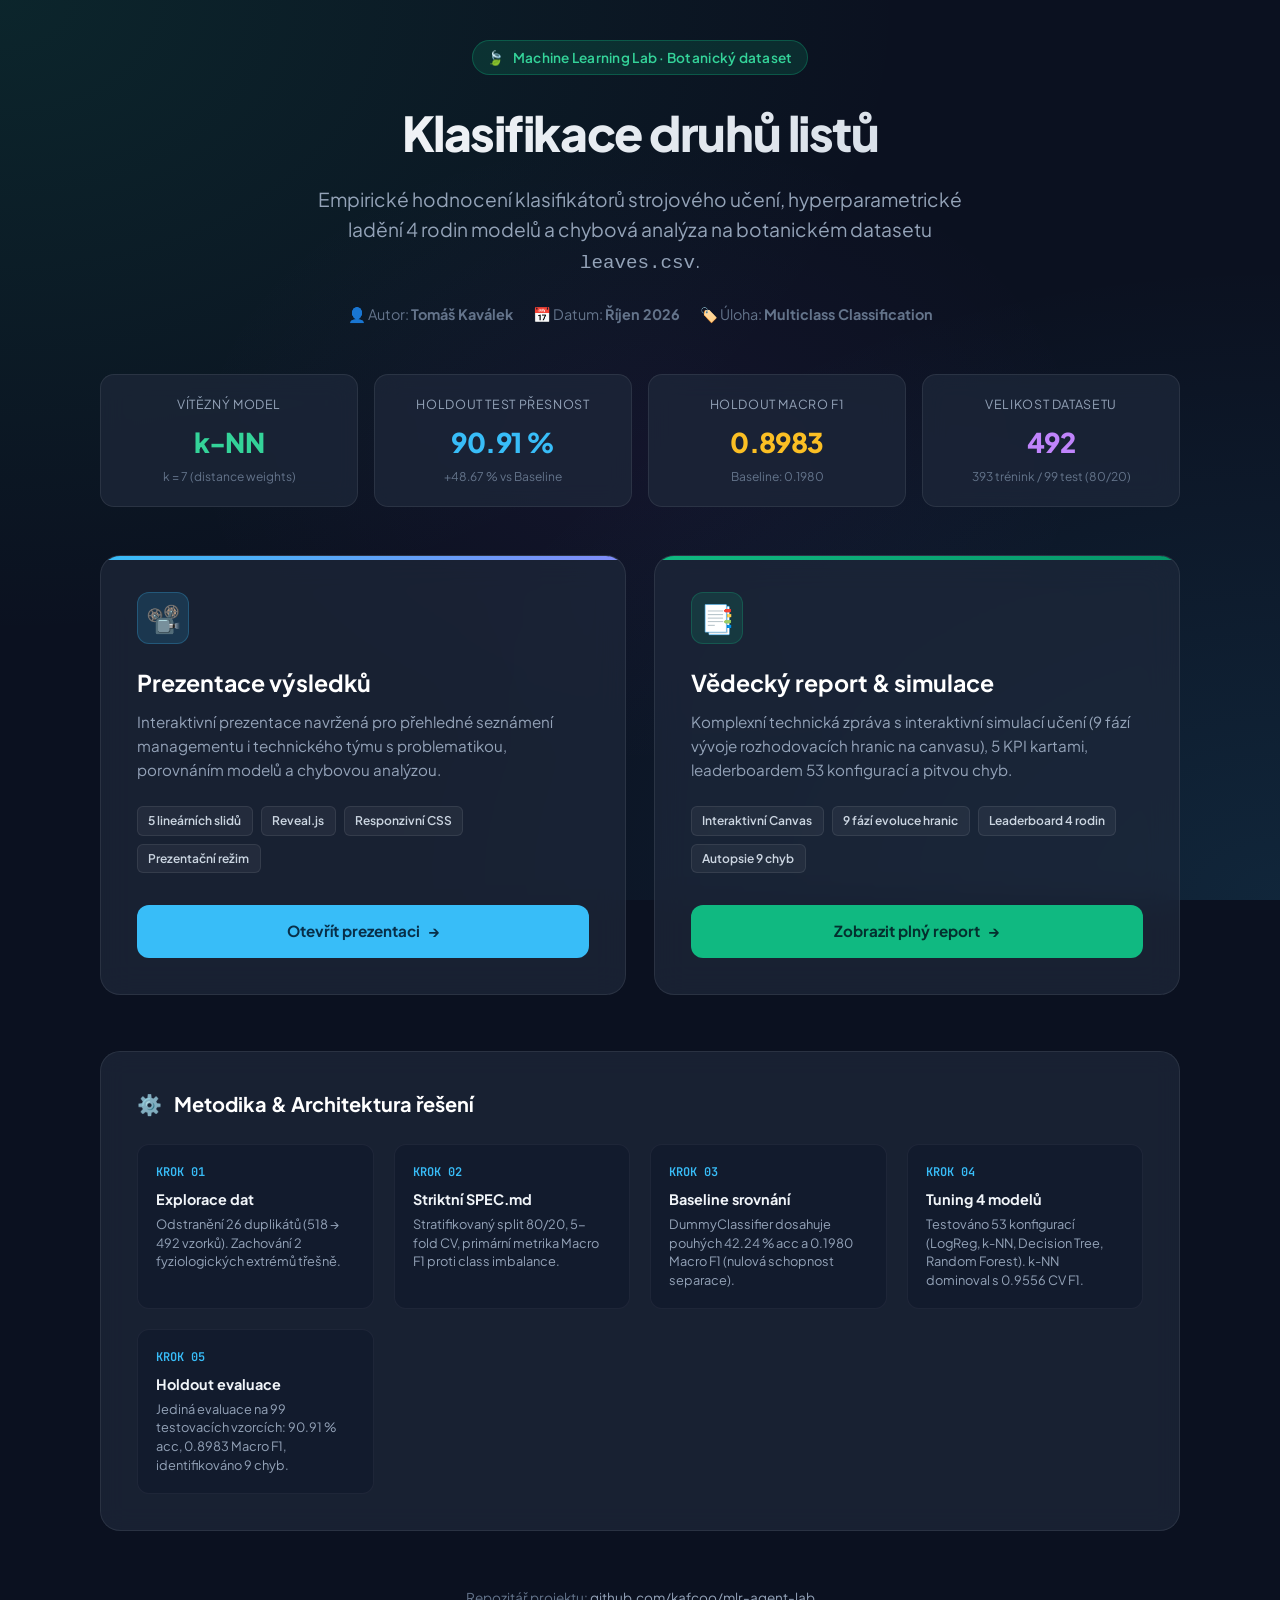
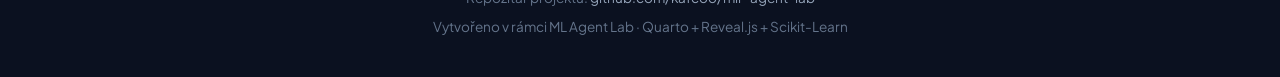
<file: index.html>
<!DOCTYPE html>
<html lang="cs">
<head>
  <meta charset="UTF-8">
  <meta name="viewport" content="width=device-width, initial-scale=1.0">
  <title>🍃 Klasifikace druhů listů — ML Lab & Prezentace</title>
  <link rel="preconnect" href="https://fonts.googleapis.com">
  <link rel="preconnect" href="https://fonts.gstatic.com" crossorigin>
  <link href="https://fonts.googleapis.com/css2?family=Plus+Jakarta+Sans:wght@400;500;600;700;800&family=JetBrains+Mono:wght@400;600&display=swap" rel="stylesheet">
  <style>
    :root {
      --bg: #0b1120;
      --card-bg: rgba(30, 41, 59, 0.7);
      --card-border: rgba(255, 255, 255, 0.08);
      --card-hover: rgba(51, 65, 85, 0.85);
      --text: #f8fafc;
      --text-muted: #94a3b8;
      --primary: #10b981;
      --primary-glow: rgba(16, 185, 129, 0.25);
      --accent: #38bdf8;
      --accent-glow: rgba(56, 189, 248, 0.25);
      --purple: #a855f7;
      --gold: #f59e0b;
    }

    * {
      box-sizing: border-box;
      margin: 0;
      padding: 0;
    }

    body {
      font-family: 'Plus Jakarta Sans', -apple-system, BlinkMacSystemFont, sans-serif;
      background-color: var(--bg);
      background-image: 
        radial-gradient(at 0% 0%, rgba(16, 185, 129, 0.12) 0px, transparent 50%),
        radial-gradient(at 100% 100%, rgba(56, 189, 248, 0.12) 0px, transparent 50%),
        radial-gradient(at 50% 50%, rgba(168, 85, 247, 0.05) 0px, transparent 50%);
      background-attachment: fixed;
      color: var(--text);
      min-height: 100vh;
      line-height: 1.6;
      padding: 2.5rem 1.5rem;
      display: flex;
      flex-direction: column;
      align-items: center;
    }

    .container {
      max-width: 1080px;
      width: 100%;
    }

    header {
      text-align: center;
      margin-bottom: 3rem;
    }

    .badge {
      display: inline-flex;
      align-items: center;
      gap: 0.5rem;
      padding: 0.35rem 0.9rem;
      background: rgba(16, 185, 129, 0.15);
      border: 1px solid rgba(16, 185, 129, 0.3);
      color: #34d399;
      border-radius: 9999px;
      font-size: 0.85rem;
      font-weight: 600;
      margin-bottom: 1.25rem;
      letter-spacing: 0.02em;
    }

    h1 {
      font-size: clamp(2rem, 5vw, 3rem);
      font-weight: 800;
      letter-spacing: -0.03em;
      margin-bottom: 0.75rem;
      background: linear-gradient(135deg, #ffffff 0%, #cbd5e1 100%);
      -webkit-background-clip: text;
      -webkit-text-fill-color: transparent;
    }

    .subtitle {
      font-size: clamp(1rem, 2vw, 1.2rem);
      color: var(--text-muted);
      max-width: 680px;
      margin: 0 auto 1.5rem;
    }

    .author-meta {
      font-size: 0.9rem;
      color: #64748b;
      display: flex;
      align-items: center;
      justify-content: center;
      gap: 1.25rem;
      flex-wrap: wrap;
    }

    /* KPI Stats Ribbon */
    .stats-ribbon {
      display: grid;
      grid-template-columns: repeat(auto-fit, minmax(190px, 1fr));
      gap: 1rem;
      margin-bottom: 3rem;
    }

    .stat-card {
      background: var(--card-bg);
      border: 1px solid var(--card-border);
      backdrop-filter: blur(12px);
      border-radius: 14px;
      padding: 1.25rem;
      text-align: center;
      transition: transform 0.2s, border-color 0.2s;
    }

    .stat-card:hover {
      transform: translateY(-2px);
      border-color: rgba(255, 255, 255, 0.15);
    }

    .stat-label {
      font-size: 0.78rem;
      text-transform: uppercase;
      letter-spacing: 0.05em;
      color: var(--text-muted);
      margin-bottom: 0.35rem;
    }

    .stat-value {
      font-size: 1.7rem;
      font-weight: 800;
      letter-spacing: -0.02em;
      color: #fff;
    }

    .stat-value.green { color: #34d399; }
    .stat-value.cyan { color: #38bdf8; }
    .stat-value.amber { color: #fbbf24; }
    .stat-value.purple { color: #c084fc; }

    .stat-sub {
      font-size: 0.75rem;
      color: #64748b;
      margin-top: 0.2rem;
    }

    /* Deliverables Grid */
    .deliverables {
      display: grid;
      grid-template-columns: repeat(auto-fit, minmax(320px, 1fr));
      gap: 1.75rem;
      margin-bottom: 3.5rem;
    }

    .item-card {
      background: var(--card-bg);
      border: 1px solid var(--card-border);
      backdrop-filter: blur(16px);
      border-radius: 20px;
      padding: 2.25rem;
      display: flex;
      flex-direction: column;
      justify-content: space-between;
      position: relative;
      overflow: hidden;
      transition: all 0.25s cubic-bezier(0.16, 1, 0.3, 1);
    }

    .item-card::before {
      content: '';
      position: absolute;
      top: 0;
      left: 0;
      right: 0;
      height: 4px;
      background: linear-gradient(90deg, transparent, transparent);
      transition: background 0.25s;
    }

    .item-card.slides:hover {
      border-color: rgba(56, 189, 248, 0.4);
      transform: translateY(-4px);
      box-shadow: 0 16px 36px -10px var(--accent-glow);
    }
    .item-card.slides::before {
      background: linear-gradient(90deg, #38bdf8, #818cf8);
    }

    .item-card.report:hover {
      border-color: rgba(16, 185, 129, 0.4);
      transform: translateY(-4px);
      box-shadow: 0 16px 36px -10px var(--primary-glow);
    }
    .item-card.report::before {
      background: linear-gradient(90deg, #10b981, #059669);
    }

    .item-header {
      margin-bottom: 1.25rem;
    }

    .icon-wrapper {
      width: 52px;
      height: 52px;
      border-radius: 12px;
      display: flex;
      align-items: center;
      justify-content: center;
      font-size: 1.75rem;
      margin-bottom: 1.25rem;
    }

    .icon-wrapper.blue {
      background: rgba(56, 189, 248, 0.15);
      border: 1px solid rgba(56, 189, 248, 0.25);
    }

    .icon-wrapper.green {
      background: rgba(16, 185, 129, 0.15);
      border: 1px solid rgba(16, 185, 129, 0.25);
    }

    .item-title {
      font-size: 1.45rem;
      font-weight: 700;
      color: #fff;
      margin-bottom: 0.5rem;
    }

    .item-desc {
      color: var(--text-muted);
      font-size: 0.95rem;
      line-height: 1.6;
      margin-bottom: 1.5rem;
    }

    .pill-list {
      display: flex;
      flex-wrap: wrap;
      gap: 0.5rem;
      margin-bottom: 2rem;
    }

    .pill {
      font-size: 0.75rem;
      font-weight: 600;
      padding: 0.25rem 0.65rem;
      border-radius: 6px;
      background: rgba(255, 255, 255, 0.05);
      border: 1px solid rgba(255, 255, 255, 0.08);
      color: #cbd5e1;
    }

    .btn {
      display: inline-flex;
      align-items: center;
      justify-content: center;
      gap: 0.5rem;
      padding: 0.9rem 1.5rem;
      border-radius: 12px;
      font-weight: 700;
      font-size: 0.95rem;
      text-decoration: none;
      transition: all 0.2s;
      cursor: pointer;
    }

    .btn-primary {
      background: #10b981;
      color: #042f2e;
    }

    .btn-primary:hover {
      background: #34d399;
      transform: translateY(-1px);
    }

    .btn-accent {
      background: #38bdf8;
      color: #082f49;
    }

    .btn-accent:hover {
      background: #7dd3fc;
      transform: translateY(-1px);
    }

    /* Pipeline summary */
    .pipeline-section {
      background: var(--card-bg);
      border: 1px solid var(--card-border);
      backdrop-filter: blur(12px);
      border-radius: 20px;
      padding: 2.25rem;
      margin-bottom: 3.5rem;
    }

    .pipeline-title {
      font-size: 1.25rem;
      font-weight: 700;
      margin-bottom: 1.5rem;
      display: flex;
      align-items: center;
      gap: 0.75rem;
      color: #fff;
    }

    .pipeline-steps {
      display: grid;
      grid-template-columns: repeat(auto-fit, minmax(200px, 1fr));
      gap: 1.25rem;
    }

    .step-box {
      background: rgba(15, 23, 42, 0.5);
      border: 1px solid rgba(255, 255, 255, 0.05);
      border-radius: 12px;
      padding: 1.15rem;
    }

    .step-num {
      font-family: 'JetBrains Mono', monospace;
      font-size: 0.75rem;
      font-weight: 600;
      color: #38bdf8;
      margin-bottom: 0.35rem;
    }

    .step-name {
      font-size: 0.9rem;
      font-weight: 700;
      color: #f1f5f9;
      margin-bottom: 0.25rem;
    }

    .step-desc {
      font-size: 0.8rem;
      color: #94a3b8;
      line-height: 1.45;
    }

    footer {
      text-align: center;
      font-size: 0.85rem;
      color: #64748b;
      display: flex;
      flex-direction: column;
      gap: 0.5rem;
    }

    footer a {
      color: #94a3b8;
      text-decoration: none;
      transition: color 0.15s;
    }

    footer a:hover {
      color: #38bdf8;
    }

    @media (max-width: 640px) {
      body { padding: 1.5rem 1rem; }
      .deliverables { grid-template-columns: 1fr; }
      .stats-ribbon { grid-template-columns: 1fr 1fr; }
    }
  </style>
</head>
<body>
  <div class="container">
    <header>
      <div class="badge">
        <span>🍃</span>
        <span>Machine Learning Lab · Botanický dataset</span>
      </div>
      <h1>Klasifikace druhů listů</h1>
      <p class="subtitle">
        Empirické hodnocení klasifikátorů strojového učení, hyperparametrické ladění 4 rodin modelů a chybová analýza na botanickém datasetu <code>leaves.csv</code>.
      </p>
      <div class="author-meta">
        <span>👤 Autor: <strong>Tomáš Kaválek</strong></span>
        <span>📅 Datum: <strong>Říjen 2026</strong></span>
        <span>🏷️ Úloha: <strong>Multiclass Classification</strong></span>
      </div>
    </header>

    <!-- Key Metrics Ribbon -->
    <div class="stats-ribbon">
      <div class="stat-card">
        <div class="stat-label">Vítězný model</div>
        <div class="stat-value green">k-NN</div>
        <div class="stat-sub">k = 7 (distance weights)</div>
      </div>
      <div class="stat-card">
        <div class="stat-label">Holdout Test Přesnost</div>
        <div class="stat-value cyan">90.91 %</div>
        <div class="stat-sub">+48.67 % vs Baseline</div>
      </div>
      <div class="stat-card">
        <div class="stat-label">Holdout Macro F1</div>
        <div class="stat-value amber">0.8983</div>
        <div class="stat-sub">Baseline: 0.1980</div>
      </div>
      <div class="stat-card">
        <div class="stat-label">Velikost datasetu</div>
        <div class="stat-value purple">492</div>
        <div class="stat-sub">393 trénink / 99 test (80/20)</div>
      </div>
    </div>

    <!-- Main Deliverables Grid -->
    <div class="deliverables">
      <!-- Card 1: Reveal.js Slides -->
      <div class="item-card slides">
        <div>
          <div class="item-header">
            <div class="icon-wrapper blue">📽️</div>
            <h2 class="item-title">Prezentace výsledků</h2>
            <p class="item-desc">
              Interaktivní prezentace navržená pro přehledné seznámení managementu i technického týmu s problematikou, porovnáním modelů a chybovou analýzou.
            </p>
          </div>
          <div class="pill-list">
            <span class="pill">5 lineárních slidů</span>
            <span class="pill">Reveal.js</span>
            <span class="pill">Responzivní CSS</span>
            <span class="pill">Prezentační režim</span>
          </div>
        </div>
        <a href="leaves2/slides.html" class="btn btn-accent">
          <span>Otevřít prezentaci</span>
          <span>→</span>
        </a>
      </div>

      <!-- Card 2: Technical Report -->
      <div class="item-card report">
        <div>
          <div class="item-header">
            <div class="icon-wrapper green">📑</div>
            <h2 class="item-title">Vědecký report & simulace</h2>
            <p class="item-desc">
              Komplexní technická zpráva s interaktivní simulací učení (9 fází vývoje rozhodovacích hranic na canvasu), 5 KPI kartami, leaderboardem 53 konfigurací a pitvou chyb.
            </p>
          </div>
          <div class="pill-list">
            <span class="pill">Interaktivní Canvas</span>
            <span class="pill">9 fází evoluce hranic</span>
            <span class="pill">Leaderboard 4 rodin</span>
            <span class="pill">Autopsie 9 chyb</span>
          </div>
        </div>
        <a href="leaves2/report.html" class="btn btn-primary">
          <span>Zobrazit plný report</span>
          <span>→</span>
        </a>
      </div>
    </div>

    <!-- Pipeline Architecture -->
    <div class="pipeline-section">
      <h3 class="pipeline-title">
        <span>⚙️</span>
        <span>Metodika & Architektura řešení</span>
      </h3>
      <div class="pipeline-steps">
        <div class="step-box">
          <div class="step-num">KROK 01</div>
          <div class="step-name">Explorace dat</div>
          <div class="step-desc">Odstranění 26 duplikátů (518 → 492 vzorků). Zachování 2 fyziologických extrémů třešně.</div>
        </div>
        <div class="step-box">
          <div class="step-num">KROK 02</div>
          <div class="step-name">Striktní SPEC.md</div>
          <div class="step-desc">Stratifikovaný split 80/20, 5-fold CV, primární metrika Macro F1 proti class imbalance.</div>
        </div>
        <div class="step-box">
          <div class="step-num">KROK 03</div>
          <div class="step-name">Baseline srovnání</div>
          <div class="step-desc">DummyClassifier dosahuje pouhých 42.24 % acc a 0.1980 Macro F1 (nulová schopnost separace).</div>
        </div>
        <div class="step-box">
          <div class="step-num">KROK 04</div>
          <div class="step-name">Tuning 4 modelů</div>
          <div class="step-desc">Testováno 53 konfigurací (LogReg, k-NN, Decision Tree, Random Forest). k-NN dominoval s 0.9556 CV F1.</div>
        </div>
        <div class="step-box">
          <div class="step-num">KROK 05</div>
          <div class="step-name">Holdout evaluace</div>
          <div class="step-desc">Jediná evaluace na 99 testovacích vzorcích: 90.91 % acc, 0.8983 Macro F1, identifikováno 9 chyb.</div>
        </div>
      </div>
    </div>

    <footer>
      <div>Repozitář projektu: <a href="https://github.com/kafcoo/mlr-agent-lab" target="_blank" rel="noopener">github.com/kafcoo/mlr-agent-lab</a></div>
      <div>Vytvořeno v rámci ML Agent Lab · Quarto + Reveal.js + Scikit-Learn</div>
    </footer>
  </div>
</body>
</html>
</file>
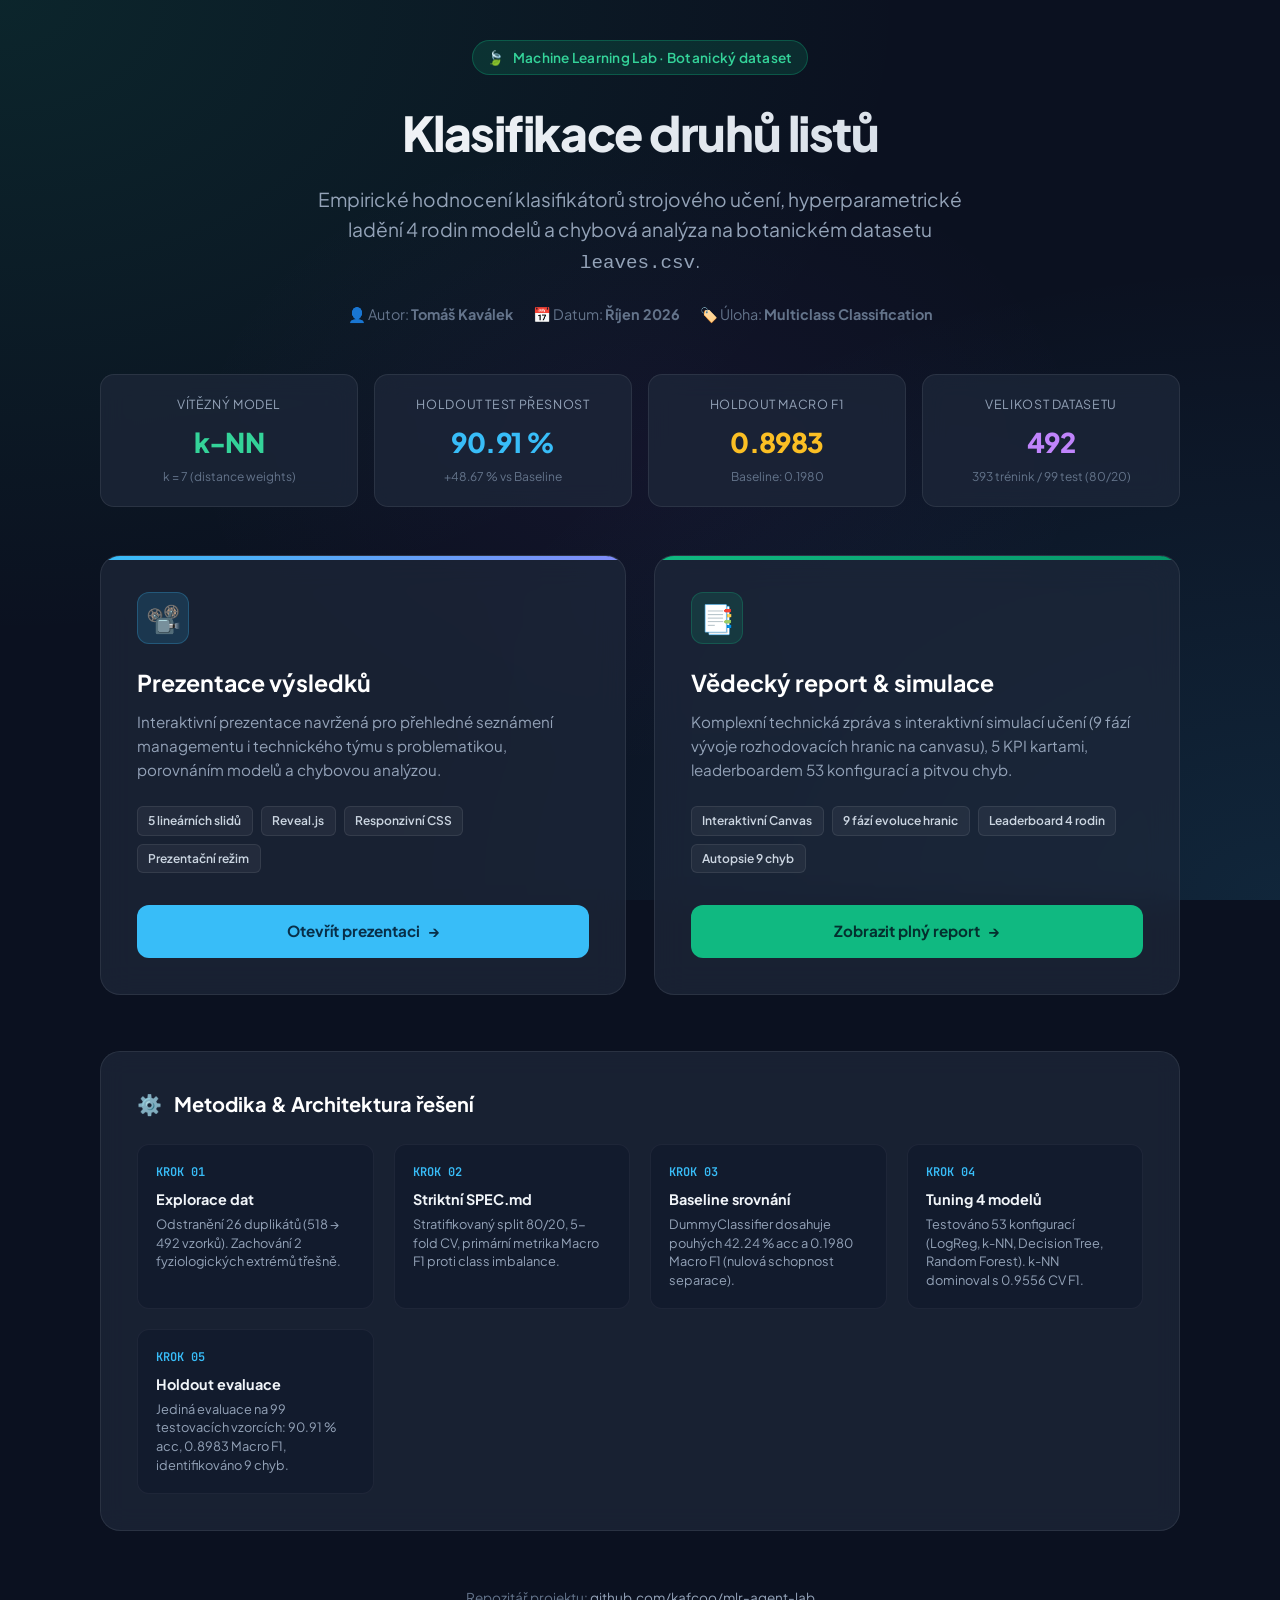
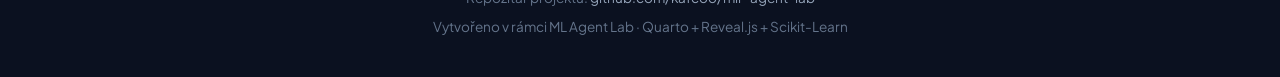
<file: leaves2/index.html>
<!DOCTYPE html>
<html lang="cs">
<head>
  <meta charset="UTF-8">
  <meta name="viewport" content="width=device-width, initial-scale=1.0">
  <title>🍃 Klasifikace druhů listů — ML Lab & Prezentace</title>
  <link rel="preconnect" href="https://fonts.googleapis.com">
  <link rel="preconnect" href="https://fonts.gstatic.com" crossorigin>
  <link href="https://fonts.googleapis.com/css2?family=Plus+Jakarta+Sans:wght@400;500;600;700;800&family=JetBrains+Mono:wght@400;600&display=swap" rel="stylesheet">
  <style>
    :root {
      --bg: #0b1120;
      --card-bg: rgba(30, 41, 59, 0.7);
      --card-border: rgba(255, 255, 255, 0.08);
      --card-hover: rgba(51, 65, 85, 0.85);
      --text: #f8fafc;
      --text-muted: #94a3b8;
      --primary: #10b981;
      --primary-glow: rgba(16, 185, 129, 0.25);
      --accent: #38bdf8;
      --accent-glow: rgba(56, 189, 248, 0.25);
      --purple: #a855f7;
      --gold: #f59e0b;
    }

    * {
      box-sizing: border-box;
      margin: 0;
      padding: 0;
    }

    body {
      font-family: 'Plus Jakarta Sans', -apple-system, BlinkMacSystemFont, sans-serif;
      background-color: var(--bg);
      background-image: 
        radial-gradient(at 0% 0%, rgba(16, 185, 129, 0.12) 0px, transparent 50%),
        radial-gradient(at 100% 100%, rgba(56, 189, 248, 0.12) 0px, transparent 50%),
        radial-gradient(at 50% 50%, rgba(168, 85, 247, 0.05) 0px, transparent 50%);
      background-attachment: fixed;
      color: var(--text);
      min-height: 100vh;
      line-height: 1.6;
      padding: 2.5rem 1.5rem;
      display: flex;
      flex-direction: column;
      align-items: center;
    }

    .container {
      max-width: 1080px;
      width: 100%;
    }

    header {
      text-align: center;
      margin-bottom: 3rem;
    }

    .badge {
      display: inline-flex;
      align-items: center;
      gap: 0.5rem;
      padding: 0.35rem 0.9rem;
      background: rgba(16, 185, 129, 0.15);
      border: 1px solid rgba(16, 185, 129, 0.3);
      color: #34d399;
      border-radius: 9999px;
      font-size: 0.85rem;
      font-weight: 600;
      margin-bottom: 1.25rem;
      letter-spacing: 0.02em;
    }

    h1 {
      font-size: clamp(2rem, 5vw, 3rem);
      font-weight: 800;
      letter-spacing: -0.03em;
      margin-bottom: 0.75rem;
      background: linear-gradient(135deg, #ffffff 0%, #cbd5e1 100%);
      -webkit-background-clip: text;
      -webkit-text-fill-color: transparent;
    }

    .subtitle {
      font-size: clamp(1rem, 2vw, 1.2rem);
      color: var(--text-muted);
      max-width: 680px;
      margin: 0 auto 1.5rem;
    }

    .author-meta {
      font-size: 0.9rem;
      color: #64748b;
      display: flex;
      align-items: center;
      justify-content: center;
      gap: 1.25rem;
      flex-wrap: wrap;
    }

    /* KPI Stats Ribbon */
    .stats-ribbon {
      display: grid;
      grid-template-columns: repeat(auto-fit, minmax(190px, 1fr));
      gap: 1rem;
      margin-bottom: 3rem;
    }

    .stat-card {
      background: var(--card-bg);
      border: 1px solid var(--card-border);
      backdrop-filter: blur(12px);
      border-radius: 14px;
      padding: 1.25rem;
      text-align: center;
      transition: transform 0.2s, border-color 0.2s;
    }

    .stat-card:hover {
      transform: translateY(-2px);
      border-color: rgba(255, 255, 255, 0.15);
    }

    .stat-label {
      font-size: 0.78rem;
      text-transform: uppercase;
      letter-spacing: 0.05em;
      color: var(--text-muted);
      margin-bottom: 0.35rem;
    }

    .stat-value {
      font-size: 1.7rem;
      font-weight: 800;
      letter-spacing: -0.02em;
      color: #fff;
    }

    .stat-value.green { color: #34d399; }
    .stat-value.cyan { color: #38bdf8; }
    .stat-value.amber { color: #fbbf24; }
    .stat-value.purple { color: #c084fc; }

    .stat-sub {
      font-size: 0.75rem;
      color: #64748b;
      margin-top: 0.2rem;
    }

    /* Deliverables Grid */
    .deliverables {
      display: grid;
      grid-template-columns: repeat(auto-fit, minmax(320px, 1fr));
      gap: 1.75rem;
      margin-bottom: 3.5rem;
    }

    .item-card {
      background: var(--card-bg);
      border: 1px solid var(--card-border);
      backdrop-filter: blur(16px);
      border-radius: 20px;
      padding: 2.25rem;
      display: flex;
      flex-direction: column;
      justify-content: space-between;
      position: relative;
      overflow: hidden;
      transition: all 0.25s cubic-bezier(0.16, 1, 0.3, 1);
    }

    .item-card::before {
      content: '';
      position: absolute;
      top: 0;
      left: 0;
      right: 0;
      height: 4px;
      background: linear-gradient(90deg, transparent, transparent);
      transition: background 0.25s;
    }

    .item-card.slides:hover {
      border-color: rgba(56, 189, 248, 0.4);
      transform: translateY(-4px);
      box-shadow: 0 16px 36px -10px var(--accent-glow);
    }
    .item-card.slides::before {
      background: linear-gradient(90deg, #38bdf8, #818cf8);
    }

    .item-card.report:hover {
      border-color: rgba(16, 185, 129, 0.4);
      transform: translateY(-4px);
      box-shadow: 0 16px 36px -10px var(--primary-glow);
    }
    .item-card.report::before {
      background: linear-gradient(90deg, #10b981, #059669);
    }

    .item-header {
      margin-bottom: 1.25rem;
    }

    .icon-wrapper {
      width: 52px;
      height: 52px;
      border-radius: 12px;
      display: flex;
      align-items: center;
      justify-content: center;
      font-size: 1.75rem;
      margin-bottom: 1.25rem;
    }

    .icon-wrapper.blue {
      background: rgba(56, 189, 248, 0.15);
      border: 1px solid rgba(56, 189, 248, 0.25);
    }

    .icon-wrapper.green {
      background: rgba(16, 185, 129, 0.15);
      border: 1px solid rgba(16, 185, 129, 0.25);
    }

    .item-title {
      font-size: 1.45rem;
      font-weight: 700;
      color: #fff;
      margin-bottom: 0.5rem;
    }

    .item-desc {
      color: var(--text-muted);
      font-size: 0.95rem;
      line-height: 1.6;
      margin-bottom: 1.5rem;
    }

    .pill-list {
      display: flex;
      flex-wrap: wrap;
      gap: 0.5rem;
      margin-bottom: 2rem;
    }

    .pill {
      font-size: 0.75rem;
      font-weight: 600;
      padding: 0.25rem 0.65rem;
      border-radius: 6px;
      background: rgba(255, 255, 255, 0.05);
      border: 1px solid rgba(255, 255, 255, 0.08);
      color: #cbd5e1;
    }

    .btn {
      display: inline-flex;
      align-items: center;
      justify-content: center;
      gap: 0.5rem;
      padding: 0.9rem 1.5rem;
      border-radius: 12px;
      font-weight: 700;
      font-size: 0.95rem;
      text-decoration: none;
      transition: all 0.2s;
      cursor: pointer;
    }

    .btn-primary {
      background: #10b981;
      color: #042f2e;
    }

    .btn-primary:hover {
      background: #34d399;
      transform: translateY(-1px);
    }

    .btn-accent {
      background: #38bdf8;
      color: #082f49;
    }

    .btn-accent:hover {
      background: #7dd3fc;
      transform: translateY(-1px);
    }

    /* Pipeline summary */
    .pipeline-section {
      background: var(--card-bg);
      border: 1px solid var(--card-border);
      backdrop-filter: blur(12px);
      border-radius: 20px;
      padding: 2.25rem;
      margin-bottom: 3.5rem;
    }

    .pipeline-title {
      font-size: 1.25rem;
      font-weight: 700;
      margin-bottom: 1.5rem;
      display: flex;
      align-items: center;
      gap: 0.75rem;
      color: #fff;
    }

    .pipeline-steps {
      display: grid;
      grid-template-columns: repeat(auto-fit, minmax(200px, 1fr));
      gap: 1.25rem;
    }

    .step-box {
      background: rgba(15, 23, 42, 0.5);
      border: 1px solid rgba(255, 255, 255, 0.05);
      border-radius: 12px;
      padding: 1.15rem;
    }

    .step-num {
      font-family: 'JetBrains Mono', monospace;
      font-size: 0.75rem;
      font-weight: 600;
      color: #38bdf8;
      margin-bottom: 0.35rem;
    }

    .step-name {
      font-size: 0.9rem;
      font-weight: 700;
      color: #f1f5f9;
      margin-bottom: 0.25rem;
    }

    .step-desc {
      font-size: 0.8rem;
      color: #94a3b8;
      line-height: 1.45;
    }

    footer {
      text-align: center;
      font-size: 0.85rem;
      color: #64748b;
      display: flex;
      flex-direction: column;
      gap: 0.5rem;
    }

    footer a {
      color: #94a3b8;
      text-decoration: none;
      transition: color 0.15s;
    }

    footer a:hover {
      color: #38bdf8;
    }

    @media (max-width: 640px) {
      body { padding: 1.5rem 1rem; }
      .deliverables { grid-template-columns: 1fr; }
      .stats-ribbon { grid-template-columns: 1fr 1fr; }
    }
  </style>
</head>
<body>
  <div class="container">
    <header>
      <div class="badge">
        <span>🍃</span>
        <span>Machine Learning Lab · Botanický dataset</span>
      </div>
      <h1>Klasifikace druhů listů</h1>
      <p class="subtitle">
        Empirické hodnocení klasifikátorů strojového učení, hyperparametrické ladění 4 rodin modelů a chybová analýza na botanickém datasetu <code>leaves.csv</code>.
      </p>
      <div class="author-meta">
        <span>👤 Autor: <strong>Tomáš Kaválek</strong></span>
        <span>📅 Datum: <strong>Říjen 2026</strong></span>
        <span>🏷️ Úloha: <strong>Multiclass Classification</strong></span>
      </div>
    </header>

    <!-- Key Metrics Ribbon -->
    <div class="stats-ribbon">
      <div class="stat-card">
        <div class="stat-label">Vítězný model</div>
        <div class="stat-value green">k-NN</div>
        <div class="stat-sub">k = 7 (distance weights)</div>
      </div>
      <div class="stat-card">
        <div class="stat-label">Holdout Test Přesnost</div>
        <div class="stat-value cyan">90.91 %</div>
        <div class="stat-sub">+48.67 % vs Baseline</div>
      </div>
      <div class="stat-card">
        <div class="stat-label">Holdout Macro F1</div>
        <div class="stat-value amber">0.8983</div>
        <div class="stat-sub">Baseline: 0.1980</div>
      </div>
      <div class="stat-card">
        <div class="stat-label">Velikost datasetu</div>
        <div class="stat-value purple">492</div>
        <div class="stat-sub">393 trénink / 99 test (80/20)</div>
      </div>
    </div>

    <!-- Main Deliverables Grid -->
    <div class="deliverables">
      <!-- Card 1: Reveal.js Slides -->
      <div class="item-card slides">
        <div>
          <div class="item-header">
            <div class="icon-wrapper blue">📽️</div>
            <h2 class="item-title">Prezentace výsledků</h2>
            <p class="item-desc">
              Interaktivní prezentace navržená pro přehledné seznámení managementu i technického týmu s problematikou, porovnáním modelů a chybovou analýzou.
            </p>
          </div>
          <div class="pill-list">
            <span class="pill">5 lineárních slidů</span>
            <span class="pill">Reveal.js</span>
            <span class="pill">Responzivní CSS</span>
            <span class="pill">Prezentační režim</span>
          </div>
        </div>
        <a href="slides.html" class="btn btn-accent">
          <span>Otevřít prezentaci</span>
          <span>→</span>
        </a>
      </div>

      <!-- Card 2: Technical Report -->
      <div class="item-card report">
        <div>
          <div class="item-header">
            <div class="icon-wrapper green">📑</div>
            <h2 class="item-title">Vědecký report & simulace</h2>
            <p class="item-desc">
              Komplexní technická zpráva s interaktivní simulací učení (9 fází vývoje rozhodovacích hranic na canvasu), 5 KPI kartami, leaderboardem 53 konfigurací a pitvou chyb.
            </p>
          </div>
          <div class="pill-list">
            <span class="pill">Interaktivní Canvas</span>
            <span class="pill">9 fází evoluce hranic</span>
            <span class="pill">Leaderboard 4 rodin</span>
            <span class="pill">Autopsie 9 chyb</span>
          </div>
        </div>
        <a href="report.html" class="btn btn-primary">
          <span>Zobrazit plný report</span>
          <span>→</span>
        </a>
      </div>
    </div>

    <!-- Pipeline Architecture -->
    <div class="pipeline-section">
      <h3 class="pipeline-title">
        <span>⚙️</span>
        <span>Metodika & Architektura řešení</span>
      </h3>
      <div class="pipeline-steps">
        <div class="step-box">
          <div class="step-num">KROK 01</div>
          <div class="step-name">Explorace dat</div>
          <div class="step-desc">Odstranění 26 duplikátů (518 → 492 vzorků). Zachování 2 fyziologických extrémů třešně.</div>
        </div>
        <div class="step-box">
          <div class="step-num">KROK 02</div>
          <div class="step-name">Striktní SPEC.md</div>
          <div class="step-desc">Stratifikovaný split 80/20, 5-fold CV, primární metrika Macro F1 proti class imbalance.</div>
        </div>
        <div class="step-box">
          <div class="step-num">KROK 03</div>
          <div class="step-name">Baseline srovnání</div>
          <div class="step-desc">DummyClassifier dosahuje pouhých 42.24 % acc a 0.1980 Macro F1 (nulová schopnost separace).</div>
        </div>
        <div class="step-box">
          <div class="step-num">KROK 04</div>
          <div class="step-name">Tuning 4 modelů</div>
          <div class="step-desc">Testováno 53 konfigurací (LogReg, k-NN, Decision Tree, Random Forest). k-NN dominoval s 0.9556 CV F1.</div>
        </div>
        <div class="step-box">
          <div class="step-num">KROK 05</div>
          <div class="step-name">Holdout evaluace</div>
          <div class="step-desc">Jediná evaluace na 99 testovacích vzorcích: 90.91 % acc, 0.8983 Macro F1, identifikováno 9 chyb.</div>
        </div>
      </div>
    </div>

    <footer>
      <div>Repozitář projektu: <a href="https://github.com/kafcoo/mlr-agent-lab" target="_blank" rel="noopener">github.com/kafcoo/mlr-agent-lab</a></div>
      <div>Vytvořeno v rámci ML Agent Lab · Quarto + Reveal.js + Scikit-Learn</div>
    </footer>
  </div>
</body>
</html>
</file>
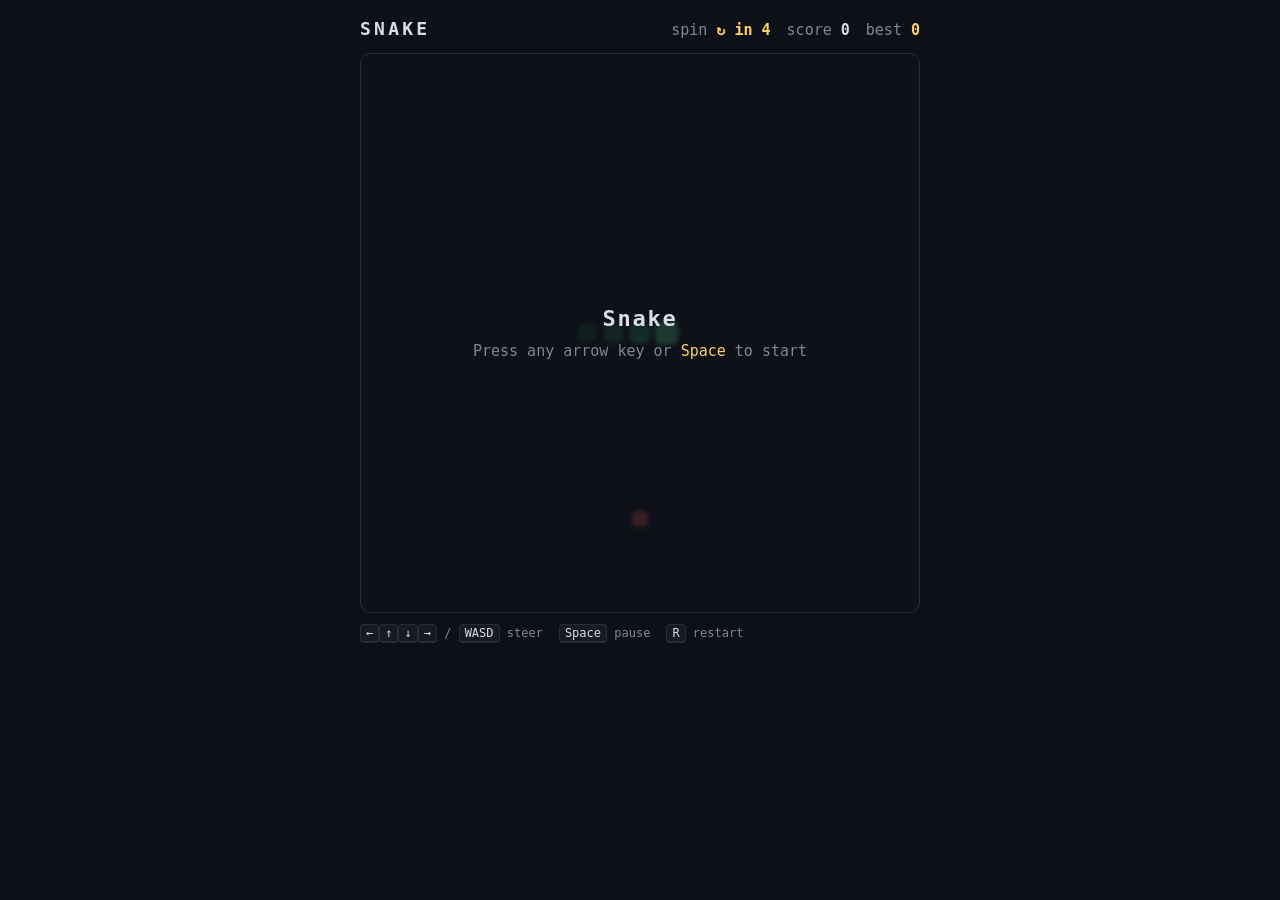
<file: snake/index.html>
<!DOCTYPE html>
<html lang="en">
<head>
<meta charset="utf-8">
<meta name="viewport" content="width=device-width, initial-scale=1, viewport-fit=cover">
<meta name="color-scheme" content="dark">
<title>Snake</title>
<link rel="icon" href="data:image/svg+xml,<svg xmlns='http://www.w3.org/2000/svg' viewBox='0 0 16 16'><text y='14' font-size='14'>🐍</text></svg>">
<style>
  :root {
    --bg: #0d1117;
    --panel: #161b22;
    --line: #262d38;
    --ink: #d7dee8;
    --muted: #7d8796;
    --snake: #3fd68c;
    --snake-dim: #1f7a51;
    --food: #ff6b6b;
    --accent: #ffd166;
  }

  * { box-sizing: border-box; }

  :root {
    /* Board edge: the smaller of a 560px cap, 90% of the narrow axis, or
       whatever is left after the header and footer (about 124px of chrome).
       Without the last term a landscape window sizes the board from its
       height and pushes the footer off-screen. */
    --size: min(560px, 90vmin, calc(100vh - 124px));
  }

  html, body {
    margin: 0;
    background: var(--bg);
    color: var(--ink);
    font: 500 15px/1.4 ui-monospace, SFMono-Regular, "SF Mono", Menlo, monospace;
    -webkit-tap-highlight-color: transparent;
  }

  body {
    display: flex;
    flex-direction: column;
    align-items: center;
    justify-content: center;
    gap: 12px;
    padding: 16px;
  }

  header {
    display: flex;
    align-items: baseline;
    gap: 16px;
    width: var(--size);
  }

  h1 {
    margin: 0;
    font-size: 18px;
    letter-spacing: 0.18em;
    text-transform: uppercase;
    font-weight: 600;
  }

  .stats {
    display: flex;
    gap: 16px;
    margin-left: auto;
    color: var(--muted);
    font-variant-numeric: tabular-nums;
  }

  .stats b { color: var(--ink); font-weight: 600; }
  .stats .best b { color: var(--accent); }
  /* The spin countdown is the thing you are watching, so it is the loudest. */
  .stats .spin b { color: var(--accent); font-size: 15px; }
  .stats .spin.imminent b { color: var(--food); }

  @media (prefers-reduced-motion: reduce) {
    .stats .spin.imminent b { text-decoration: underline; }
  }

  .stage {
    position: relative;
    width: var(--size);
    aspect-ratio: 1;
    background: var(--panel);
    border: 1px solid var(--line);
    border-radius: 10px;
    overflow: hidden;
  }

  canvas { display: block; width: 100%; height: 100%; touch-action: none; }

  /* Flashes the frame in the direction the board is about to turn. */
  .stage::after {
    content: "";
    position: absolute;
    inset: 0;
    border-radius: inherit;
    pointer-events: none;
    opacity: 0;
  }

  .stage.spin-cw::after, .stage.spin-ccw::after {
    animation: edge 420ms ease-out;
  }
  .stage.spin-cw::after { box-shadow: inset 0 0 0 3px var(--accent), inset -34px -34px 60px -34px var(--accent); }
  .stage.spin-ccw::after { box-shadow: inset 0 0 0 3px #7aa2ff, inset 34px -34px 60px -34px #7aa2ff; }

  @keyframes edge {
    0% { opacity: 0.95; }
    100% { opacity: 0; }
  }

  .stats .spin b.pop { display: inline-block; animation: pop 420ms ease-out; }

  @keyframes pop {
    0% { transform: scale(1); }
    35% { transform: scale(1.35); }
    100% { transform: scale(1); }
  }

  @media (prefers-reduced-motion: reduce) {
    .stage.spin-cw::after, .stage.spin-ccw::after { animation: none; opacity: 0; }
    .stats .spin b.pop { animation: none; }
  }

  .overlay {
    position: absolute;
    inset: 0;
    display: none;
    flex-direction: column;
    align-items: center;
    justify-content: center;
    gap: 6px;
    text-align: center;
    background: rgba(13, 17, 23, 0.82);
    backdrop-filter: blur(2px);
    padding: 20px;
  }

  .overlay.show { display: flex; }
  .overlay h2 { margin: 0; font-size: 22px; letter-spacing: 0.08em; }
  .overlay p { margin: 0; color: var(--muted); }
  .overlay .key { color: var(--accent); }

  footer {
    width: var(--size);
    display: flex;
    flex-wrap: wrap;
    gap: 4px 16px;
    color: var(--muted);
    font-size: 12px;
  }

  kbd {
    font: inherit;
    background: var(--panel);
    border: 1px solid var(--line);
    border-bottom-width: 2px;
    border-radius: 4px;
    padding: 1px 5px;
    color: var(--ink);
  }
</style>
</head>
<body>

<header>
  <h1>Snake</h1>
  <div class="stats">
    <span class="spin" title="Pellets until the board turns, and which way">
      spin <b id="spin">↻ in 4</b>
    </span>
    <span>score <b id="score">0</b></span>
    <span class="best">best <b id="best">0</b></span>
  </div>
</header>

<div class="stage">
  <canvas id="board" width="500" height="500" aria-label="Snake board"></canvas>
  <div class="overlay show" id="overlay">
    <h2 id="overlayTitle">Snake</h2>
    <p id="overlayBody">Press any arrow key or <span class="key">Space</span> to start</p>
  </div>
</div>

<footer>
  <span><kbd>←</kbd><kbd>↑</kbd><kbd>↓</kbd><kbd>→</kbd> / <kbd>WASD</kbd> steer</span>
  <span><kbd>Space</kbd> pause</span>
  <span><kbd>R</kbd> restart</span>
</footer>

<script>
"use strict";

/* ------------------------------------------------------------------ *
 * Game constants
 * ------------------------------------------------------------------ */

const COLS = 21;
const ROWS = 21;
const TICK_MS = 110;          // milliseconds between snake moves
const START_LENGTH = 4;

/* Rotating-board variant. Every `spinEvery` pellets the world turns a
   quarter: the snake's body and the food are carried round, but the
   direction of travel is *not* — the board spins underneath you. A spin
   is therefore never an instant death (see pickHeading), but it leaves
   you travelling in a direction that no longer matches your own body. */
const SPIN_EVERY = 4;         // pellets per quarter turn
const SPIN_GRACE_MS = 320;    // simulation pause so the board can be re-read

const DIRS = {
  up:    { x: 0, y: -1 },
  down:  { x: 0, y: 1 },
  left:  { x: -1, y: 0 },
  right: { x: 1, y: 0 },
};

// Quarter-turn images of a heading. Clockwise: right -> down -> left -> up.
const CW = { up: "right", right: "down", down: "left", left: "up" };
const CCW = { up: "left", left: "down", down: "right", right: "up" };

const KEY_DIRS = {
  ArrowUp: "up", ArrowDown: "down", ArrowLeft: "left", ArrowRight: "right",
  KeyW: "up", KeyS: "down", KeyA: "left", KeyD: "right",
};

/* ------------------------------------------------------------------ *
 * Deterministic RNG so the self-test can replay a game exactly.
 * ------------------------------------------------------------------ */

function makeRng(seed) {
  let a = seed >>> 0;
  return function rng() {
    a = (a + 0x6d2b79f5) >>> 0;
    let t = a;
    t = Math.imul(t ^ (t >>> 15), t | 1);
    t ^= t + Math.imul(t ^ (t >>> 7), t | 61);
    return ((t ^ (t >>> 14)) >>> 0) / 4294967296;
  };
}

const key = (p) => p.x + "," + p.y;

/* ------------------------------------------------------------------ *
 * Game state
 * ------------------------------------------------------------------ */

function createGame(options = {}) {
  const cols = options.cols ?? COLS;
  const rows = options.rows ?? ROWS;
  const startY = Math.floor(rows / 2);
  const startX = Math.floor(cols / 2) - Math.floor(START_LENGTH / 2);

  const snake = options.snake
    ?? Array.from({ length: START_LENGTH }, (_, i) => ({ x: startX + START_LENGTH - 1 - i, y: startY }));

  const game = {
    cols,
    rows,
    snake,
    dir: options.dir ?? "right",
    queued: [],           // buffered turns, consumed one per tick
    food: options.food ?? null,
    score: 0,
    status: "ready",      // ready | running | paused | over
    rng: makeRng(options.seed ?? 1),
    elapsed: 0,
    spins: 0,             // quarter turns taken so far
    grace: 0,             // ms of re-reading time left after a spin
    events: [],           // one-shot notices drained by the UI each tick
  };

  if (!game.food) game.food = spawnFood(game);
  return game;
}

function freeCells(game) {
  const taken = new Set(game.snake.map(key));
  const cells = [];
  for (let y = 0; y < game.rows; y++) {
    for (let x = 0; x < game.cols; x++) {
      if (!taken.has(x + "," + y)) cells.push({ x, y });
    }
  }
  return cells;
}

function spawnFood(game) {
  const cells = freeCells(game);
  if (cells.length === 0) return null;   // board is full — nothing left to place
  return cells[Math.floor(game.rng() * cells.length)];
}

/* ------------------------------------------------------------------ *
 * Rotation

   Rotating a square board is a bijection on its cells: distinct cells
   stay distinct, and in-bounds cells stay in-bounds. So carrying the
   whole snake round can never overlap it with itself, push it off the
   board, or drop the food inside it. A spin therefore never kills you
   on the spot — the only way a spin gets you killed is that it leaves
   your direction of travel pointing somewhere your body is about to be.

   The direction deliberately does *not* rotate with the world. Turning
   the heading too would make the spin a pure relabeling: the game would
   be exactly equivalent to no rotation at all, just harder to look at.
 * ------------------------------------------------------------------ */

function rotateDelta(dx, dy, times) {
  let x = dx;
  let y = dy;
  for (let i = 0; i < ((times % 4) + 4) % 4; i++) {
    const nx = -y;          // clockwise on a y-down screen
    const ny = x;
    x = nx;
    y = ny;
  }
  return { x, y };
}

function rotatePoint(p, n, times) {
  const r = rotateDelta(p.x - (n - 1) / 2, p.y - (n - 1) / 2, times);
  return { x: Math.round(r.x + (n - 1) / 2), y: Math.round(r.y + (n - 1) / 2) };
}

// Direction of the next spin: +1 clockwise, -1 counter-clockwise, alternating.
function nextSpin(game) {
  return game.spins % 2 === 0 ? 1 : -1;
}

function spinBoard(game) {
  const times = nextSpin(game);
  const n = game.cols;
  game.snake = game.snake.map((p) => rotatePoint(p, n, times));
  if (game.food) game.food = rotatePoint(game.food, n, times);
  game.spins += times;
  game.grace = SPIN_GRACE_MS;
  game.events.push({ type: "spin", times });
  return times;
}

/* ------------------------------------------------------------------ *
 * Rules — one tick of the game
 * ------------------------------------------------------------------ */

function enqueueTurn(game, name) {
  if (!(name in DIRS)) return;
  const last = game.queued.length ? game.queued[game.queued.length - 1] : game.dir;
  if (name === last) return;                                     // no-ops
  if (DIRS[name].x === -DIRS[last].x && DIRS[name].y === -DIRS[last].y) return;  // no reversing
  if (game.queued.length < 3) game.queued.push(name);
}

function step(game) {
  if (game.status !== "running") return;

  // After a spin the simulation holds still for a beat so the board can be
  // re-read. Frozen here rather than in the UI so a replay is reproducible.
  if (game.grace > 0) {
    game.grace = Math.max(0, game.grace - TICK_MS);
    return;
  }

  if (game.queued.length) game.dir = game.queued.shift();
  const d = DIRS[game.dir];
  const head = game.snake[0];
  const next = { x: head.x + d.x, y: head.y + d.y };

  if (next.x < 0 || next.x >= game.cols || next.y < 0 || next.y >= game.rows) {
    game.status = "over";
    return;
  }

  const eating = game.food && next.x === game.food.x && next.y === game.food.y;

  // The tail cell vacates this tick unless we grow, so it is legal to move into.
  const body = eating ? game.snake : game.snake.slice(0, -1);
  if (body.some((seg) => seg.x === next.x && seg.y === next.y)) {
    game.status = "over";
    return;
  }

  game.snake.unshift(next);
  if (eating) {
    game.score += 1;
    game.food = spawnFood(game);
    if (!game.food) {
      game.status = "won";
    } else if (game.cols === game.rows && game.score % SPIN_EVERY === 0) {
      spinBoard(game);
    }
  } else {
    game.snake.pop();
  }
}

/* ------------------------------------------------------------------ *
 * Rendering
 * ------------------------------------------------------------------ */

const canvas = document.getElementById("board");
const ctx = canvas.getContext("2d");
const stage = document.querySelector(".stage");
const scoreEl = document.getElementById("score");
const spinEl = document.getElementById("spin");
const bestEl = document.getElementById("best");
const overlay = document.getElementById("overlay");
const overlayTitle = document.getElementById("overlayTitle");
const overlayBody = document.getElementById("overlayBody");

// Players who ask for reduced motion get the board snapping to its new
// orientation instead of turning through it. Same rules, no animation.
const reduceMotion = window.matchMedia?.("(prefers-reduced-motion: reduce)").matches;

// Read once: draw() runs every frame, and this was a per-frame getComputedStyle.
const FOOD_COLOR = "#ff6b6b";

let cell = 500 / COLS;

/* The board is drawn rotated by `viewAngle`, eased towards the rules'
   accumulated spin. A square rotated by anything other than a multiple of
   90° stops covering its own bounding box, so the content is scaled by
   |cos|+|sin| — the smallest factor that still covers every pixel at any
   angle. It reads as a slight push-in while the board turns. */
let viewAngle = 0;

function advanceView(dt) {
  const target = game.spins * (Math.PI / 2);
  if (reduceMotion) {
    viewAngle = target;
    return;
  }
  const settle = 90;                     // ms time constant
  const k = 1 - Math.exp(-dt / settle);
  viewAngle += (target - viewAngle) * k;
  if (Math.abs(target - viewAngle) < 1e-4) viewAngle = target;
}

function resize() {
  const dpr = window.devicePixelRatio || 1;
  const size = canvas.clientWidth || 500;
  canvas.width = Math.round(size * dpr);
  canvas.height = Math.round(size * dpr);
  cell = size / game.cols;
}

function draw() {
  const size = canvas.clientWidth || 500;
  ctx.setTransform(window.devicePixelRatio || 1, 0, 0, window.devicePixelRatio || 1, 0, 0);
  ctx.clearRect(0, 0, size, size);

  ctx.save();
  if (viewAngle !== 0) {
    const c = size / 2;
    const zoom = Math.abs(Math.cos(viewAngle)) + Math.abs(Math.sin(viewAngle));
    ctx.translate(c, c);
    ctx.rotate(viewAngle);
    ctx.scale(zoom, zoom);
    ctx.translate(-c, -c);
  }

  // board grid
  ctx.strokeStyle = "rgba(255,255,255,0.035)";
  ctx.lineWidth = 1;
  ctx.beginPath();
  for (let i = 1; i < game.cols; i++) {
    ctx.moveTo(Math.round(i * cell) + 0.5, 0);
    ctx.lineTo(Math.round(i * cell) + 0.5, size);
  }
  for (let j = 1; j < game.rows; j++) {
    ctx.moveTo(0, Math.round(j * cell) + 0.5);
    ctx.lineTo(size, Math.round(j * cell) + 0.5);
  }
  ctx.stroke();

  // food
  if (game.food) {
    const fx = (game.food.x + 0.5) * cell;
    const fy = (game.food.y + 0.5) * cell;
    ctx.fillStyle = FOOD_COLOR;
    ctx.beginPath();
    ctx.arc(fx, fy, cell * 0.32, 0, Math.PI * 2);
    ctx.fill();
  }

  // snake — tail first so the head sits on top
  for (let i = game.snake.length - 1; i >= 0; i--) {
    const seg = game.snake[i];
    const t = game.snake.length === 1 ? 1 : 1 - i / (game.snake.length - 1);
    const pad = cell * (0.06 + 0.10 * (1 - t));
    ctx.fillStyle = i === 0
      ? "#5ef3a5"
      : `rgba(63, 214, 140, ${(0.42 + 0.5 * t).toFixed(3)})`;
    roundRect(seg.x * cell + pad, seg.y * cell + pad, cell - pad * 2, cell - pad * 2, cell * 0.28);
  }

  ctx.restore();
}

function roundRect(x, y, w, h, r) {
  const radius = Math.min(r, w / 2, h / 2);
  ctx.beginPath();
  if (ctx.roundRect) {
    ctx.roundRect(x, y, w, h, radius);
  } else {                                  // Safari < 16
    ctx.moveTo(x + radius, y);
    ctx.arcTo(x + w, y, x + w, y + h, radius);
    ctx.arcTo(x + w, y + h, x, y + h, radius);
    ctx.arcTo(x, y + h, x, y, radius);
    ctx.arcTo(x, y, x + w, y, radius);
  }
  ctx.fill();
}

/* ------------------------------------------------------------------ *
 * Screen state
 * ------------------------------------------------------------------ */

let best = 0;
try { best = Number(localStorage.getItem("snake.best")) || 0; } catch { /* private mode */ }

function saveBest() {
  if (game.score <= best) return;
  best = game.score;
  try { localStorage.setItem("snake.best", String(best)); } catch { /* private mode */ }
}

function showOverlay(title, body) {
  overlayTitle.textContent = title;
  overlayBody.innerHTML = body;
  overlay.classList.add("show");
}

function hideOverlay() {
  overlay.classList.remove("show");
}

function syncHud() {
  scoreEl.textContent = String(game.score);
  bestEl.textContent = String(best);
  const until = SPIN_EVERY - (game.score % SPIN_EVERY);
  const arrow = nextSpin(game) > 0 ? "↻" : "↺";
  spinEl.textContent = `${arrow} in ${until}`;
  spinEl.parentElement.classList.toggle("imminent", until === 1);
}

/* A spin is worth reacting to, so it gets a flash. The board itself is the
   main signal; this only says which way it is about to go. */
function drainEvents() {
  for (const event of game.events) {
    if (event.type !== "spin") continue;
    stage.classList.remove("spin-cw", "spin-ccw");
    void stage.offsetWidth;                       // restart the animation
    stage.classList.add(event.times > 0 ? "spin-cw" : "spin-ccw");
    spinEl.classList.remove("pop");
    void spinEl.offsetWidth;
    spinEl.classList.add("pop");
  }
  game.events.length = 0;
}

function reset() {
  game = createGame({ seed: (Date.now() ^ Math.floor(Math.random() * 1e9)) >>> 0 });
  viewAngle = 0;
  syncHud();
  showOverlay("Spinning Snake",
    `Every <span class="key">${SPIN_EVERY}</span> pellets the board turns a quarter and your heading does not. `
    + "Press any arrow key or <span class=\"key\">Space</span> to start");
  draw();
}

/* ------------------------------------------------------------------ *
 * Input
 * ------------------------------------------------------------------ */

function startOrResume() {
  if (game.status === "over" || game.status === "won") { reset(); return; }
  game.status = "running";
  hideOverlay();
}

function handleTurn(name) {
  if (game.status === "ready") startOrResume();
  if (game.status !== "running") return;
  enqueueTurn(game, name);
}

function togglePause() {
  if (game.status === "running") {
    game.status = "paused";
    showOverlay("Paused", "Press <span class=\"key\">Space</span> to resume");
  } else if (game.status === "paused") {
    startOrResume();
  } else if (game.status === "ready") {
    startOrResume();
  }
}

document.addEventListener("keydown", (event) => {
  if (event.repeat) return;
  const dir = KEY_DIRS[event.code];
  if (dir) {
    event.preventDefault();
    handleTurn(dir);
    return;
  }
  if (event.code === "Space") { event.preventDefault(); togglePause(); return; }
  if (event.code === "KeyR") { event.preventDefault(); reset(); }
});

// Swipe input for touch devices.
let touchStart = null;
canvas.addEventListener("touchstart", (event) => {
  touchStart = { x: event.touches[0].clientX, y: event.touches[0].clientY };
}, { passive: true });

canvas.addEventListener("touchend", (event) => {
  if (!touchStart) return;
  const dx = event.changedTouches[0].clientX - touchStart.x;
  const dy = event.changedTouches[0].clientY - touchStart.y;
  touchStart = null;
  if (Math.abs(dx) < 24 && Math.abs(dy) < 24) { togglePause(); return; }
  handleTurn(Math.abs(dx) > Math.abs(dy) ? (dx > 0 ? "right" : "left") : (dy > 0 ? "down" : "up"));
});

function announceEnd() {
  saveBest();
  syncHud();
  const reason = game.status === "won" ? "Board full — you win." : `Score ${game.score}.`;
  showOverlay(game.status === "won" ? "You win" : "Game over",
    `${reason} Press <span class=\"key\">R</span> or <span class=\"key\">Space</span> to play again`);
}

/* ------------------------------------------------------------------ *
 * Main loop
 * ------------------------------------------------------------------ */

let game = createGame({ seed: (Date.now() ^ Math.floor(Math.random() * 1e9)) >>> 0 });
let last = performance.now();
let acc = 0;
let frames = 0;
let lastStatus = "ready";   // for edge-triggering the end screen

function frame(now) {
  frames++;
  const dt = Math.min(now - last, 250);   // clamp after tab-switch stalls
  last = now;

  if (game.status === "running") {
    acc += dt;
    while (acc >= TICK_MS && game.status === "running") {
      acc -= TICK_MS;
      step(game);
      game.elapsed += 1;
    }
    syncHud();
  } else {
    acc = 0;
  }

  drainEvents();
  advanceView(dt);
  draw();          // every frame: the view may still be easing after a spin

  // Compared against the previous frame's status rather than checked inside
  // the running branch: the game can end between frames, and the end screen
  // would never appear for that route.
  if (game.status !== lastStatus && (game.status === "over" || game.status === "won")) {
    announceEnd();
  }
  lastStatus = game.status;

  requestAnimationFrame(frame);
}

window.addEventListener("resize", () => { resize(); draw(); });

resize();
syncHud();
draw();
requestAnimationFrame(frame);

/* ------------------------------------------------------------------ *
 * Self-test — the logic above is plain data in / data out, so it can be
 * driven headlessly with `?selftest=1`. See RUNS.md for how it is run.
 * ------------------------------------------------------------------ */

function selftest() {
  const results = [];
  const check = (name, fn) => {
    try {
      const detail = fn();
      results.push({ name, ok: true, detail: detail || "" });
    } catch (err) {
      results.push({ name, ok: false, detail: String((err && err.message) || err) });
    }
  };
  const eq = (a, b, what) => {
    if (a !== b) throw new Error(`${what}: expected ${JSON.stringify(b)}, got ${JSON.stringify(a)}`);
  };

  check("starts 4 long, heading right, food placed", () => {
    const g = createGame({ seed: 7 });
    eq(g.snake.length, 4, "length");
    eq(g.dir, "right", "dir");
    if (!g.food) throw new Error("no food");
    return `head=${key(g.snake[0])} food=${key(g.food)}`;
  });

  check("moves forward, length unchanged", () => {
    const g = createGame({ seed: 7, food: { x: 0, y: 0 } });
    const head = { ...g.snake[0] };
    g.status = "running";
    step(g);
    eq(g.snake[0].x, head.x + 1, "x");
    eq(g.snake[0].y, head.y, "y");
    eq(g.snake.length, 4, "length");
    eq(g.score, 0, "score");
  });

  check("eating food grows by 1 and scores", () => {
    const g = createGame({ seed: 7, food: { x: 12, y: 10 } });
    g.status = "running";
    step(g);
    eq(g.score, 1, "score");
    eq(g.snake.length, 5, "length");
    if (!g.food) throw new Error("food not respawned");
    if (g.snake.some((s) => key(s) === key(g.food))) throw new Error("food spawned on the snake");
    return `food=${key(g.food)}`;
  });

  check("turns, and ignores a direct reversal", () => {
    const g = createGame({ seed: 7, food: { x: 0, y: 0 } });
    g.status = "running";
    enqueueTurn(g, "left");     // straight reversal — must be dropped
    step(g);
    eq(g.dir, "right", "dir after reversal attempt");
    enqueueTurn(g, "up");
    step(g);
    eq(g.dir, "up", "dir after legal turn");
    eq(g.snake[0].y, g.snake[1].y - 1, "head moved up");
  });

  check("two quick turns in one tick do not fold the snake", () => {
    const g = createGame({ seed: 7, food: { x: 0, y: 0 } });
    g.status = "running";
    enqueueTurn(g, "up");
    enqueueTurn(g, "left");     // reversal of the queued turn
    step(g);
    eq(g.dir, "up", "dir");
    eq(g.status, "running", "status");
  });

  check("hits the wall", () => {
    const g = createGame({
      seed: 7,
      food: { x: 0, y: 5 },
      snake: [{ x: 20, y: 10 }, { x: 19, y: 10 }, { x: 18, y: 10 }],
    });
    g.status = "running";
    step(g);
    eq(g.status, "over", "status");
  });

  check("bites itself", () => {
    const spiral = [{ x: 5, y: 5 }, { x: 4, y: 5 }, { x: 4, y: 4 }, { x: 5, y: 4 }, { x: 6, y: 4 }];
    const g = createGame({ seed: 7, food: { x: 0, y: 0 }, snake: spiral, dir: "up" });
    g.status = "running";
    step(g);
    eq(g.status, "over", "status");
  });

  check("may move into the vacating tail", () => {
    const loop = [{ x: 5, y: 5 }, { x: 4, y: 5 }, { x: 4, y: 6 }, { x: 5, y: 6 }];
    const g = createGame({ seed: 7, food: { x: 0, y: 0 }, snake: loop, dir: "down" });
    g.status = "running";
    step(g);
    eq(g.status, "running", "status");
    eq(g.snake[0].y, 6, "head y");
  });

  // FNV-1a over the move trace, so a replay comparison is one cheap string.
  const hashTrace = (text) => {
    let h = 0x811c9dc5;
    for (let i = 0; i < text.length; i++) {
      h ^= text.charCodeAt(i);
      h = Math.imul(h, 0x01000193) >>> 0;
    }
    return h.toString(16).padStart(8, "0");
  };

  /* Steering for the invariant games: chase the food, but prefer a move
     that keeps a wall-free lane in front of the head. Pure greed dies far
     too reliably once the board spins to be a useful test of anything. */
  const drive = (g) => {
    const head = g.snake[0];
    const body = g.snake.slice(0, -1);
    const inBoard = (x, y) => x >= 0 && x < g.cols && y >= 0 && y < g.rows;
    const legal = ["up", "down", "left", "right"].filter((name) => {
      const d = DIRS[name];
      if (d.x === -DIRS[g.dir].x && d.y === -DIRS[g.dir].y) return false;
      const nx = head.x + d.x;
      const ny = head.y + d.y;
      if (!inBoard(nx, ny)) return false;
      return !body.some((s) => s.x === nx && s.y === ny);
    });
    if (!legal.length) return;

    const fx = g.food ? g.food.x : head.x;
    const fy = g.food ? g.food.y : head.y;
    // Room behind the candidate cell: a corner with no exit is where the
    // spin will eventually kill us, so weight it down.
    const openness = (name) => {
      const d = DIRS[name];
      const nx = head.x + d.x;
      const ny = head.y + d.y;
      return ["up", "down", "left", "right"].filter((n2) => {
        const e = DIRS[n2];
        return inBoard(nx + e.x, ny + e.y) && !body.some((s) => s.x === nx + e.x && s.y === ny + e.y);
      }).length;
    };
    const cost = (name) => {
      const d = DIRS[name];
      const dist = Math.abs(head.x + d.x - fx) + Math.abs(head.y + d.y - fy);
      return dist - openness(name) * 1.5;
    };
    legal.sort((a, b) => cost(a) - cost(b));
    enqueueTurn(g, legal[0]);
  };

  // Drives a whole game, so the invariant checks below cover a long,
  // food-eating run rather than 10 idle ticks.
  const playBot = (seed, limit = 4000) => {
    const g = createGame({ seed });
    g.status = "running";
    const trace = [];
    let duplicates = 0;
    let foodOnSnake = 0;
    let offBoard = 0;
    let spinDeaths = 0;

    for (let i = 0; i < limit && g.status === "running"; i++) {
      const before = { spins: g.spins, head: key(g.snake[0]), len: g.snake.length };
      drive(g);
      step(g);

      const cells = g.snake.map(key);
      if (new Set(cells).size !== cells.length) duplicates++;
      if (g.snake.some((s) => s.x < 0 || s.x >= g.cols || s.y < 0 || s.y >= g.rows)) offBoard++;
      if (g.food && cells.includes(key(g.food))) foodOnSnake++;
      // A spin that ends the game with the body still intact, on a board
      // with room to spare, would be the rotation killing the player.
      if (g.status === "over" && g.spins !== before.spins
          && g.snake.length < g.cols * g.rows / 2 && cells.length === g.snake.length) {
        spinDeaths++;
      }
      trace.push(`${g.dir}:${key(g.snake[0])}:${g.score}:${g.spins}`);
    }

    return {
      g,
      bad: { duplicates, foodOnSnake, offBoard },
      hash: `${g.score}|${g.status}|${g.snake.length}|${trace.length}|${hashTrace(trace.join(" "))}`,
    };
  };

  check("bot game: no duplicates, no off-board, food never inside the snake", () => {
    const { g, bad } = playBot(42);
    eq(bad.duplicates, 0, "duplicate cells");
    eq(bad.offBoard, 0, "off-board cells");
    eq(bad.foodOnSnake, 0, "food inside the snake");
    if (g.score < 5) throw new Error(`bot only scored ${g.score}, test too shallow`);
    return `score ${g.score}, length ${g.snake.length}, ${g.status}`;
  });

  check("same seed + same bot = identical game", () => {
    const a = playBot(42).hash;
    const b = playBot(42).hash;
    const c = playBot(43).hash;
    eq(a, b, "replay of seed 42");
    if (a === c) throw new Error("different seeds produced identical games");
    return a.slice(0, 40) + "…";
  });

  check("spin carries the world but not the heading", () => {
    const n = 21;
    const g = createGame({ seed: 5, food: { x: 20, y: 10 },
      snake: [{ x: 10, y: 10 }, { x: 9, y: 10 }, { x: 8, y: 10 }], dir: "right" });
    const before = g.snake.map(key).join(" ");
    spinBoard(g);
    eq(g.dir, "right", "heading unchanged by the spin");
    eq(g.spins, 1, "spins");
    eq(key(g.food), key(rotatePoint({ x: 20, y: 10 }, n, 1)), "food carried round");
    if (g.snake.map(key).join(" ") === before) throw new Error("snake did not move");
    if (g.grace !== SPIN_GRACE_MS) throw new Error(`grace ${g.grace}, expected ${SPIN_GRACE_MS}`);
    return `head ${before.split(" ")[0]} -> ${key(g.snake[0])}`;
  });

  check("rotatePoint is the bijection the no-death guarantee rests on", () => {
    const n = 21;
    const cells = [];
    for (let y = 0; y < n; y++) for (let x = 0; x < n; x++) cells.push({ x, y });
    for (const times of [1, -1, 2, 3]) {
      const out = cells.map((p) => key(rotatePoint(p, n, times)));
      const uniq = new Set(out);
      if (uniq.size !== n * n) throw new Error(`times=${times}: ${uniq.size} distinct of ${n * n}`);
      const offBoard = out.filter((c) => {
        const [x, y] = c.split(",").map(Number);
        return x < 0 || x >= n || y < 0 || y >= n;
      });
      if (offBoard.length) throw new Error(`times=${times}: ${offBoard.length} cells left the board`);
    }
    // Four quarter turns must land you back where you started.
    const round = cells.every((p) => key(rotatePoint(rotatePoint(rotatePoint(
      rotatePoint(p, n, 1), n, 1), n, 1), n, 1)) === key(p));
    if (!round) throw new Error("four quarter turns did not return to identity");
    return `${n * n} cells, 4 rotations, all bijective`;
  });

  check("a spin never kills you on the spot", () => {
    // A tightly coiled snake: the worst case for a rotation.
    const snake = [];
    for (let y = 0; y < 6; y++) {
      for (let i = 0; i < 6; i++) {
        snake.push({ x: y % 2 === 0 ? i : 5 - i, y });
      }
    }
    const g = createGame({ seed: 9, snake, dir: "right", food: { x: 20, y: 20 } });
    for (let i = 0; i < 8; i++) {
      spinBoard(g);
      const cells = g.snake.map(key);
      if (new Set(cells).size !== cells.length) throw new Error(`spin ${i}: body overlapped itself`);
      if (cells.some((c) => {
        const [x, y] = c.split(",").map(Number);
        return x < 0 || x >= g.cols || y < 0 || y >= g.rows;
      })) throw new Error(`spin ${i}: off the board`);
      if (g.food && cells.includes(key(g.food))) throw new Error(`spin ${i}: food inside the body`);
    }
    return "coiled snake survived 8 spins, body intact";
  });

  check("spin alternates direction", () => {
    const g = createGame({ seed: 2, snake: [{ x: 10, y: 10 }, { x: 9, y: 10 }, { x: 8, y: 10 }] });
    const seen = [];
    for (let i = 0; i < 4; i++) seen.push(spinBoard(g));
    eq(seen.join(","), "1,-1,1,-1", "spin directions");
    eq(g.spins, 0, "net rotation after four quarter turns");
    return seen.join(" ");
  });

  check("spins every SPIN_EVERY pellets and pauses first", () => {
    const g = createGame({ seed: 11 });
    const scoresAtSpin = [];
    g.status = "running";
    let frozen = 0;
    for (let i = 0; i < 600 && g.status === "running"; i++) {
      const beforeSpins = g.spins;
      const head = key(g.snake[0]);
      drive(g);
      step(g);
      if (g.spins !== beforeSpins) scoresAtSpin.push(g.score);
      else if (g.grace > 0 && key(g.snake[0]) === head) frozen++;
    }
    if (!scoresAtSpin.length) throw new Error("no spins happened in 600 ticks");
    const wrong = scoresAtSpin.filter((s) => s % SPIN_EVERY !== 0);
    if (wrong.length) throw new Error(`spun at scores ${wrong.join(",")}, not multiples of ${SPIN_EVERY}`);
    if (frozen === 0) throw new Error("grace pause never froze the snake");
    return `spun at scores ${scoresAtSpin.join(",")}; ${frozen} frozen ticks`;
  });

  check("fills the board and reports a win, not a crash", () => {
    // 3x2 board, snake already occupies 5 of the 6 cells; the food is the last.
    const snake = [{ x: 2, y: 0 }, { x: 1, y: 0 }, { x: 0, y: 0 }, { x: 0, y: 1 }, { x: 1, y: 1 }];
    const g = createGame({ seed: 3, cols: 3, rows: 2, snake, dir: "down", food: { x: 2, y: 1 } });
    g.status = "running";
    step(g);
    eq(g.status, "won", "status");
    eq(g.snake.length, 6, "length");
    eq(g.food, null, "food");
  });

  return results;
}

// `peek()` rather than the value itself: `game` is rebound on every restart.
window.__SNAKE__ = {
  peek: () => game,
  createGame, step, enqueueTurn, spawnFood, selftest, key, DIRS,
  spinBoard, rotatePoint, nextSpin, view: () => viewAngle,
  SPIN_EVERY, SPIN_GRACE_MS, TICK_MS,
  get frames() { return frames; },
};

if (new URLSearchParams(location.search).get("selftest") === "1") {
  const results = selftest();
  const failed = results.filter((r) => !r.ok);
  window.__SELFTEST__ = { results, passed: results.length - failed.length, total: results.length };
  const pre = document.createElement("pre");
  pre.id = "selftest";
  pre.style.cssText = "position:fixed;left:0;right:0;bottom:0;margin:0;padding:8px;" +
    "background:#0a0e14;font:12px/1.5 ui-monospace,monospace;max-height:45vh;overflow:auto";
  pre.textContent = results.map((r) => `${r.ok ? "ok  " : "FAIL"} ${r.name}${r.detail ? "  — " + r.detail : ""}`).join("\n");
  document.body.appendChild(pre);
}

/* ------------------------------------------------------------------ *
 * Smoke test — `?smoke=1` drives the real rAF loop with real keyboard
 * events, exercising the parts the pure tests above cannot reach:
 * input handling, the timer, the HUD, and the canvas draw path.
 * ------------------------------------------------------------------ */

if (new URLSearchParams(location.search).get("smoke") === "1") {
  const press = (code) => document.dispatchEvent(new KeyboardEvent("keydown", { code, bubbles: true }));
  const log = [];
  const note = (line) => log.push(line);

  const before = { head: key(game.snake[0]), status: game.status };
  press("ArrowUp");                                  // should start the game
  const started = game.status === "running";
  note(`${started ? "ok  " : "FAIL"} keydown starts the game  — status=${game.status}`);

  setTimeout(() => {
    const moved = key(game.snake[0]) !== before.head;
    const inBounds = game.snake.every((s) => s.x >= 0 && s.x < game.cols && s.y >= 0 && s.y < game.rows);
    note(`${moved ? "ok  " : "FAIL"} the loop moved the snake  — ${before.head} -> ${key(game.snake[0])}`);
    note(`${inBounds ? "ok  " : "FAIL"} stayed on the board`);
    note(`${/^[0-9]+$/.test(scoreEl.textContent) ? "ok  " : "FAIL"} HUD score is a number  — "${scoreEl.textContent}"`);

    press("Space");
    note(`${game.status === "paused" ? "ok  " : "FAIL"} space pauses  — status=${game.status}`);
    note(`${overlay.classList.contains("show") ? "ok  " : "FAIL"} overlay visible while paused`);

    // Canvas must have real pixels painted, i.e. draw() actually ran.
    const px = ctx.getImageData(0, 0, canvas.width, canvas.height).data;
    let lit = 0;
    for (let i = 3; i < px.length; i += 4 * 97) if (px[i] > 0) lit++;
    note(`${lit > 200 ? "ok  " : "FAIL"} canvas was painted  — ${lit} sampled opaque pixels of ${Math.floor(px.length / (4 * 97))}`);

    press("Space");
    press("KeyR");
    note(`${game.status === "ready" && game.score === 0 ? "ok  " : "FAIL"} R restarts  — status=${game.status} score=${game.score}`);

    const failed = log.filter((l) => l.startsWith("FAIL")).length;
    window.__SMOKE__ = { log, passed: log.length - failed, total: log.length };
    const pre = document.createElement("pre");
    pre.id = "smoke";
    pre.style.cssText = "position:fixed;left:0;right:0;bottom:0;margin:0;padding:8px;background:#0a0e14;font:12px/1.5 ui-monospace,monospace";
    pre.textContent = log.join("\n");
    document.body.appendChild(pre);
  }, 700);
}

</script>
</body>
</html>
</file>
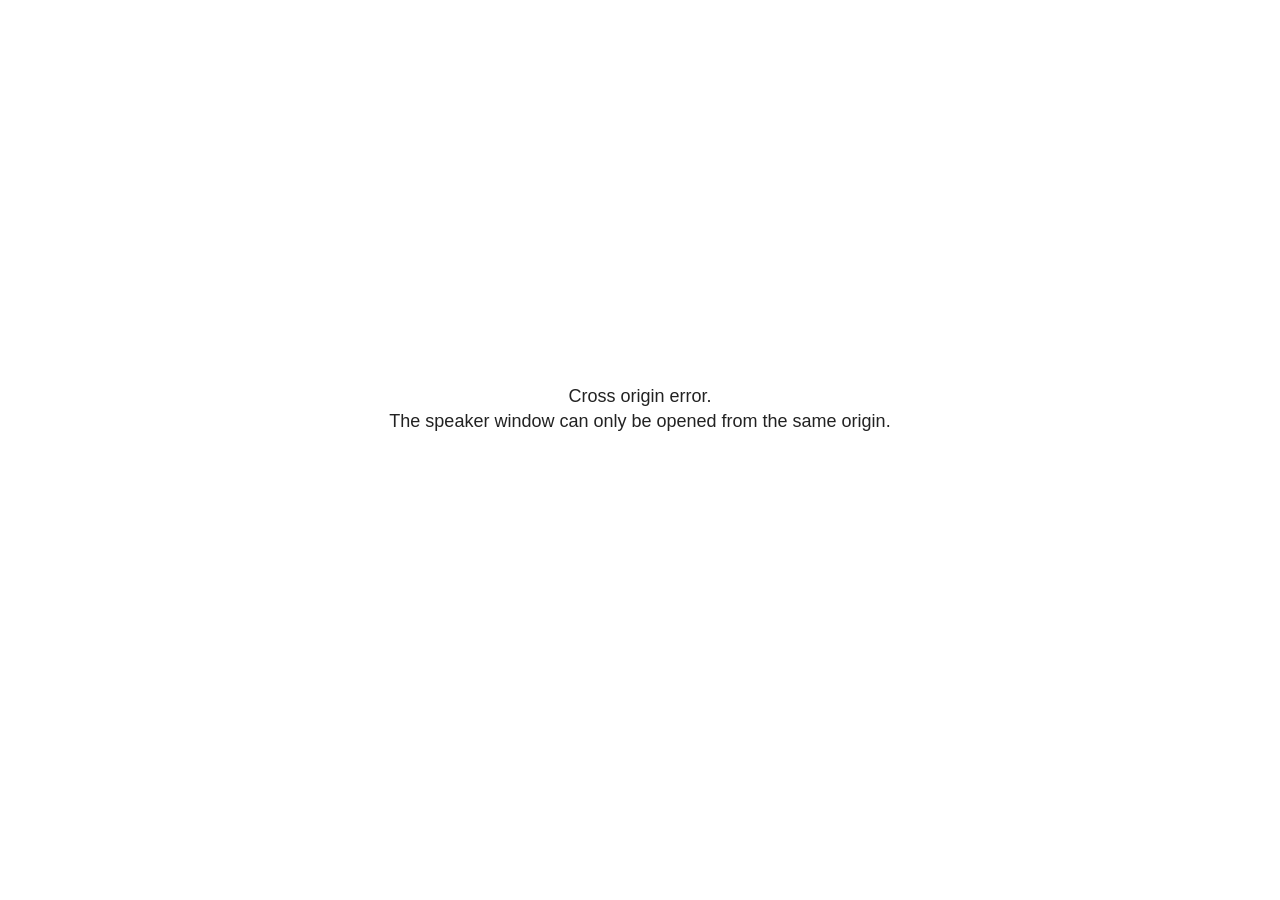
<file: slides-with-animation-pdf-note/slides_files/libs/revealjs/plugin/notes/speaker-view.html>
<!--
	NOTE: You need to build the notes plugin after making changes to this file.
-->
<html lang="en">
	<head>
		<meta charset="utf-8">

		<title>reveal.js - Speaker View</title>

		<style>
			body {
				font-family: Helvetica;
				font-size: 18px;
			}

			#current-slide,
			#upcoming-slide,
			#speaker-controls {
				padding: 6px;
				box-sizing: border-box;
				-moz-box-sizing: border-box;
			}

			#current-slide iframe,
			#upcoming-slide iframe {
				width: 100%;
				height: 100%;
				border: 1px solid #ddd;
			}

			#current-slide .label,
			#upcoming-slide .label {
				position: absolute;
				top: 10px;
				left: 10px;
				z-index: 2;
			}

			#connection-status {
				position: absolute;
				top: 0;
				left: 0;
				width: 100%;
				height: 100%;
				z-index: 20;
				padding: 30% 20% 20% 20%;
				font-size: 18px;
				color: #222;
				background: #fff;
				text-align: center;
				box-sizing: border-box;
				line-height: 1.4;
			}

			.overlay-element {
				height: 34px;
				line-height: 34px;
				padding: 0 10px;
				text-shadow: none;
				background: rgba( 220, 220, 220, 0.8 );
				color: #222;
				font-size: 14px;
			}

			.overlay-element.interactive:hover {
				background: rgba( 220, 220, 220, 1 );
			}

			#current-slide {
				position: absolute;
				width: 60%;
				height: 100%;
				top: 0;
				left: 0;
				padding-right: 0;
			}

			#upcoming-slide {
				position: absolute;
				width: 40%;
				height: 40%;
				right: 0;
				top: 0;
			}

			/* Speaker controls */
			#speaker-controls {
				position: absolute;
				top: 40%;
				right: 0;
				width: 40%;
				height: 60%;
				overflow: auto;
				font-size: 18px;
			}

				.speaker-controls-time.hidden,
				.speaker-controls-notes.hidden {
					display: none;
				}

				.speaker-controls-time .label,
				.speaker-controls-pace .label,
				.speaker-controls-notes .label {
					text-transform: uppercase;
					font-weight: normal;
					font-size: 0.66em;
					color: #666;
					margin: 0;
				}

				.speaker-controls-time, .speaker-controls-pace {
					border-bottom: 1px solid rgba( 200, 200, 200, 0.5 );
					margin-bottom: 10px;
					padding: 10px 16px;
					padding-bottom: 20px;
					cursor: pointer;
				}

				.speaker-controls-time .reset-button {
					opacity: 0;
					float: right;
					color: #666;
					text-decoration: none;
				}
				.speaker-controls-time:hover .reset-button {
					opacity: 1;
				}

				.speaker-controls-time .timer,
				.speaker-controls-time .clock {
					width: 50%;
				}

				.speaker-controls-time .timer,
				.speaker-controls-time .clock,
				.speaker-controls-time .pacing .hours-value,
				.speaker-controls-time .pacing .minutes-value,
				.speaker-controls-time .pacing .seconds-value {
					font-size: 1.9em;
				}

				.speaker-controls-time .timer {
					float: left;
				}

				.speaker-controls-time .clock {
					float: right;
					text-align: right;
				}

				.speaker-controls-time span.mute {
					opacity: 0.3;
				}

				.speaker-controls-time .pacing-title {
					margin-top: 5px;
				}

				.speaker-controls-time .pacing.ahead {
					color: blue;
				}

				.speaker-controls-time .pacing.on-track {
					color: green;
				}

				.speaker-controls-time .pacing.behind {
					color: red;
				}

				.speaker-controls-notes {
					padding: 10px 16px;
				}

				.speaker-controls-notes .value {
					margin-top: 5px;
					line-height: 1.4;
					font-size: 1.2em;
				}

			/* Layout selector */
			#speaker-layout {
				position: absolute;
				top: 10px;
				right: 10px;
				color: #222;
				z-index: 10;
			}
				#speaker-layout select {
					position: absolute;
					width: 100%;
					height: 100%;
					top: 0;
					left: 0;
					border: 0;
					box-shadow: 0;
					cursor: pointer;
					opacity: 0;

					font-size: 1em;
					background-color: transparent;

					-moz-appearance: none;
					-webkit-appearance: none;
					-webkit-tap-highlight-color: rgba(0, 0, 0, 0);
				}

				#speaker-layout select:focus {
					outline: none;
					box-shadow: none;
				}

			.clear {
				clear: both;
			}

			/* Speaker layout: Wide */
			body[data-speaker-layout="wide"] #current-slide,
			body[data-speaker-layout="wide"] #upcoming-slide {
				width: 50%;
				height: 45%;
				padding: 6px;
			}

			body[data-speaker-layout="wide"] #current-slide {
				top: 0;
				left: 0;
			}

			body[data-speaker-layout="wide"] #upcoming-slide {
				top: 0;
				left: 50%;
			}

			body[data-speaker-layout="wide"] #speaker-controls {
				top: 45%;
				left: 0;
				width: 100%;
				height: 50%;
				font-size: 1.25em;
			}

			/* Speaker layout: Tall */
			body[data-speaker-layout="tall"] #current-slide,
			body[data-speaker-layout="tall"] #upcoming-slide {
				width: 45%;
				height: 50%;
				padding: 6px;
			}

			body[data-speaker-layout="tall"] #current-slide {
				top: 0;
				left: 0;
			}

			body[data-speaker-layout="tall"] #upcoming-slide {
				top: 50%;
				left: 0;
			}

			body[data-speaker-layout="tall"] #speaker-controls {
				padding-top: 40px;
				top: 0;
				left: 45%;
				width: 55%;
				height: 100%;
				font-size: 1.25em;
			}

			/* Speaker layout: Notes only */
			body[data-speaker-layout="notes-only"] #current-slide,
			body[data-speaker-layout="notes-only"] #upcoming-slide {
				display: none;
			}

			body[data-speaker-layout="notes-only"] #speaker-controls {
				padding-top: 40px;
				top: 0;
				left: 0;
				width: 100%;
				height: 100%;
				font-size: 1.25em;
			}

			@media screen and (max-width: 1080px) {
				body[data-speaker-layout="default"] #speaker-controls {
					font-size: 16px;
				}
			}

			@media screen and (max-width: 900px) {
				body[data-speaker-layout="default"] #speaker-controls {
					font-size: 14px;
				}
			}

			@media screen and (max-width: 800px) {
				body[data-speaker-layout="default"] #speaker-controls {
					font-size: 12px;
				}
			}

		</style>
	</head>

	<body>

		<div id="connection-status">Loading speaker view...</div>

		<div id="current-slide"></div>
		<div id="upcoming-slide"><span class="overlay-element label">Upcoming</span></div>
		<div id="speaker-controls">
			<div class="speaker-controls-time">
				<h4 class="label">Time <span class="reset-button">Click to Reset</span></h4>
				<div class="clock">
					<span class="clock-value">0:00 AM</span>
				</div>
				<div class="timer">
					<span class="hours-value">00</span><span class="minutes-value">:00</span><span class="seconds-value">:00</span>
				</div>
				<div class="clear"></div>

				<h4 class="label pacing-title" style="display: none">Pacing – Time to finish current slide</h4>
				<div class="pacing" style="display: none">
					<span class="hours-value">00</span><span class="minutes-value">:00</span><span class="seconds-value">:00</span>
				</div>
			</div>

			<div class="speaker-controls-notes hidden">
				<h4 class="label">Notes</h4>
				<div class="value"></div>
			</div>
		</div>
		<div id="speaker-layout" class="overlay-element interactive">
			<span class="speaker-layout-label"></span>
			<select class="speaker-layout-dropdown"></select>
		</div>

		<script>

			(function() {

				var notes,
					notesValue,
					currentState,
					currentSlide,
					upcomingSlide,
					layoutLabel,
					layoutDropdown,
					pendingCalls = {},
					lastRevealApiCallId = 0,
					connected = false

				var connectionStatus = document.querySelector( '#connection-status' );

				var SPEAKER_LAYOUTS = {
					'default': 'Default',
					'wide': 'Wide',
					'tall': 'Tall',
					'notes-only': 'Notes only'
				};

				setupLayout();

				let openerOrigin;

				try {
					openerOrigin = window.opener.location.origin;
				}
				catch ( error ) { console.warn( error ) }

				// In order to prevent XSS, the speaker view will only run if its
				// opener has the same origin as itself
				if( window.location.origin !== openerOrigin ) {
					connectionStatus.innerHTML = 'Cross origin error.<br>The speaker window can only be opened from the same origin.';
					return;
				}

				var connectionTimeout = setTimeout( function() {
					connectionStatus.innerHTML = 'Error connecting to main window.<br>Please try closing and reopening the speaker view.';
				}, 5000 );

				window.addEventListener( 'message', function( event ) {

					// Validate the origin of all messages to avoid parsing messages
					// that aren't meant for us. Ignore when running off file:// so
					// that the speaker view continues to work without a web server.
					if( window.location.origin !== event.origin && window.location.origin !== 'file://' ) {
						return
					}

					clearTimeout( connectionTimeout );
					connectionStatus.style.display = 'none';

					var data = JSON.parse( event.data );

					// The overview mode is only useful to the reveal.js instance
					// where navigation occurs so we don't sync it
					if( data.state ) delete data.state.overview;

					// Messages sent by the notes plugin inside of the main window
					if( data && data.namespace === 'reveal-notes' ) {
						if( data.type === 'connect' ) {
							handleConnectMessage( data );
						}
						else if( data.type === 'state' ) {
							handleStateMessage( data );
						}
						else if( data.type === 'return' ) {
							pendingCalls[data.callId](data.result);
							delete pendingCalls[data.callId];
						}
					}
					// Messages sent by the reveal.js inside of the current slide preview
					else if( data && data.namespace === 'reveal' ) {
						if( /ready/.test( data.eventName ) ) {
							// Send a message back to notify that the handshake is complete
							window.opener.postMessage( JSON.stringify({ namespace: 'reveal-notes', type: 'connected'} ), '*' );
						}
						else if( /slidechanged|fragmentshown|fragmenthidden|paused|resumed/.test( data.eventName ) && currentState !== JSON.stringify( data.state ) ) {

							dispatchStateToMainWindow( data.state );

						}
					}

				} );

				/**
				 * Updates the presentation in the main window to match the state
				 * of the presentation in the notes window.
				 */
				const dispatchStateToMainWindow = debounce(( state ) => {
					window.opener.postMessage( JSON.stringify({ method: 'setState', args: [ state ]} ), '*' );
				}, 500);

				/**
				 * Asynchronously calls the Reveal.js API of the main frame.
				 */
				function callRevealApi( methodName, methodArguments, callback ) {

					var callId = ++lastRevealApiCallId;
					pendingCalls[callId] = callback;
					window.opener.postMessage( JSON.stringify( {
						namespace: 'reveal-notes',
						type: 'call',
						callId: callId,
						methodName: methodName,
						arguments: methodArguments
					} ), '*' );

				}

				/**
				 * Called when the main window is trying to establish a
				 * connection.
				 */
				function handleConnectMessage( data ) {

					if( connected === false ) {
						connected = true;

						setupIframes( data );
						setupKeyboard();
						setupNotes();
						setupTimer();
						setupHeartbeat();
					}

				}

				/**
				 * Called when the main window sends an updated state.
				 */
				function handleStateMessage( data ) {

					// Store the most recently set state to avoid circular loops
					// applying the same state
					currentState = JSON.stringify( data.state );

					// No need for updating the notes in case of fragment changes
					if ( data.notes ) {
						notes.classList.remove( 'hidden' );
						notesValue.style.whiteSpace = data.whitespace;
						if( data.markdown ) {
							notesValue.innerHTML = marked( data.notes );
						}
						else {
							notesValue.innerHTML = data.notes;
						}
					}
					else {
						notes.classList.add( 'hidden' );
					}

					// Update the note slides
					currentSlide.contentWindow.postMessage( JSON.stringify({ method: 'setState', args: [ data.state ] }), '*' );
					upcomingSlide.contentWindow.postMessage( JSON.stringify({ method: 'setState', args: [ data.state ] }), '*' );
					upcomingSlide.contentWindow.postMessage( JSON.stringify({ method: 'next' }), '*' );

				}

				// Limit to max one state update per X ms
				handleStateMessage = debounce( handleStateMessage, 200 );

				/**
				 * Forward keyboard events to the current slide window.
				 * This enables keyboard events to work even if focus
				 * isn't set on the current slide iframe.
				 *
				 * Block F5 default handling, it reloads and disconnects
				 * the speaker notes window.
				 */
				function setupKeyboard() {

					document.addEventListener( 'keydown', function( event ) {
						if( event.keyCode === 116 || ( event.metaKey && event.keyCode === 82 ) ) {
							event.preventDefault();
							return false;
						}
						currentSlide.contentWindow.postMessage( JSON.stringify({ method: 'triggerKey', args: [ event.keyCode ] }), '*' );
					} );

				}

				/**
				 * Creates the preview iframes.
				 */
				function setupIframes( data ) {

					var params = [
						'receiver',
						'progress=false',
						'history=false',
						'transition=none',
						'autoSlide=0',
						'backgroundTransition=none'
					].join( '&' );

					var urlSeparator = /\?/.test(data.url) ? '&' : '?';
					var hash = '#/' + data.state.indexh + '/' + data.state.indexv;
					var currentURL = data.url + urlSeparator + params + '&scrollActivationWidth=false&postMessageEvents=true' + hash;
					var upcomingURL = data.url + urlSeparator + params + '&scrollActivationWidth=false&controls=false' + hash;

					currentSlide = document.createElement( 'iframe' );
					currentSlide.setAttribute( 'width', 1280 );
					currentSlide.setAttribute( 'height', 1024 );
					currentSlide.setAttribute( 'src', currentURL );
					document.querySelector( '#current-slide' ).appendChild( currentSlide );

					upcomingSlide = document.createElement( 'iframe' );
					upcomingSlide.setAttribute( 'width', 640 );
					upcomingSlide.setAttribute( 'height', 512 );
					upcomingSlide.setAttribute( 'src', upcomingURL );
					document.querySelector( '#upcoming-slide' ).appendChild( upcomingSlide );

				}

				/**
				 * Setup the notes UI.
				 */
				function setupNotes() {

					notes = document.querySelector( '.speaker-controls-notes' );
					notesValue = document.querySelector( '.speaker-controls-notes .value' );

				}

				/**
				 * We send out a heartbeat at all times to ensure we can
				 * reconnect with the main presentation window after reloads.
				 */
				function setupHeartbeat() {

					setInterval( () => {
						window.opener.postMessage( JSON.stringify({ namespace: 'reveal-notes', type: 'heartbeat'} ), '*' );
					}, 1000 );

				}

				function getTimings( callback ) {

					callRevealApi( 'getSlidesAttributes', [], function ( slideAttributes ) {
						callRevealApi( 'getConfig', [], function ( config ) {
							var totalTime = config.totalTime;
							var minTimePerSlide = config.minimumTimePerSlide || 0;
							var defaultTiming = config.defaultTiming;
							if ((defaultTiming == null) && (totalTime == null)) {
								callback(null);
								return;
							}
							// Setting totalTime overrides defaultTiming
							if (totalTime) {
								defaultTiming = 0;
							}
							var timings = [];
							for ( var i in slideAttributes ) {
								var slide = slideAttributes[ i ];
								var timing = defaultTiming;
								if( slide.hasOwnProperty( 'data-timing' )) {
									var t = slide[ 'data-timing' ];
									timing = parseInt(t);
									if( isNaN(timing) ) {
										console.warn("Could not parse timing '" + t + "' of slide " + i + "; using default of " + defaultTiming);
										timing = defaultTiming;
									}
								}
								timings.push(timing);
							}
							if ( totalTime ) {
								// After we've allocated time to individual slides, we summarize it and
								// subtract it from the total time
								var remainingTime = totalTime - timings.reduce( function(a, b) { return a + b; }, 0 );
								// The remaining time is divided by the number of slides that have 0 seconds
								// allocated at the moment, giving the average time-per-slide on the remaining slides
								var remainingSlides = (timings.filter( function(x) { return x == 0 }) ).length
								var timePerSlide = Math.round( remainingTime / remainingSlides, 0 )
								// And now we replace every zero-value timing with that average
								timings = timings.map( function(x) { return (x==0 ? timePerSlide : x) } );
							}
							var slidesUnderMinimum = timings.filter( function(x) { return (x < minTimePerSlide) } ).length
							if ( slidesUnderMinimum ) {
								message = "The pacing time for " + slidesUnderMinimum + " slide(s) is under the configured minimum of " + minTimePerSlide + " seconds. Check the data-timing attribute on individual slides, or consider increasing the totalTime or minimumTimePerSlide configuration options (or removing some slides).";
								alert(message);
							}
							callback( timings );
						} );
					} );

				}

				/**
				 * Return the number of seconds allocated for presenting
				 * all slides up to and including this one.
				 */
				function getTimeAllocated( timings, callback ) {

					callRevealApi( 'getSlidePastCount', [], function ( currentSlide ) {
						var allocated = 0;
						for (var i in timings.slice(0, currentSlide + 1)) {
							allocated += timings[i];
						}
						callback( allocated );
					} );

				}

				/**
				 * Create the timer and clock and start updating them
				 * at an interval.
				 */
				function setupTimer() {

					var start = new Date(),
					timeEl = document.querySelector( '.speaker-controls-time' ),
					clockEl = timeEl.querySelector( '.clock-value' ),
					hoursEl = timeEl.querySelector( '.hours-value' ),
					minutesEl = timeEl.querySelector( '.minutes-value' ),
					secondsEl = timeEl.querySelector( '.seconds-value' ),
					pacingTitleEl = timeEl.querySelector( '.pacing-title' ),
					pacingEl = timeEl.querySelector( '.pacing' ),
					pacingHoursEl = pacingEl.querySelector( '.hours-value' ),
					pacingMinutesEl = pacingEl.querySelector( '.minutes-value' ),
					pacingSecondsEl = pacingEl.querySelector( '.seconds-value' );

					var timings = null;
					getTimings( function ( _timings ) {

						timings = _timings;
						if (_timings !== null) {
							pacingTitleEl.style.removeProperty('display');
							pacingEl.style.removeProperty('display');
						}

						// Update once directly
						_updateTimer();

						// Then update every second
						setInterval( _updateTimer, 1000 );

					} );


					function _resetTimer() {

						if (timings == null) {
							start = new Date();
							_updateTimer();
						}
						else {
							// Reset timer to beginning of current slide
							getTimeAllocated( timings, function ( slideEndTimingSeconds ) {
								var slideEndTiming = slideEndTimingSeconds * 1000;
								callRevealApi( 'getSlidePastCount', [], function ( currentSlide ) {
									var currentSlideTiming = timings[currentSlide] * 1000;
									var previousSlidesTiming = slideEndTiming - currentSlideTiming;
									var now = new Date();
									start = new Date(now.getTime() - previousSlidesTiming);
									_updateTimer();
								} );
							} );
						}

					}

					timeEl.addEventListener( 'click', function() {
						_resetTimer();
						return false;
					} );

					function _displayTime( hrEl, minEl, secEl, time) {

						var sign = Math.sign(time) == -1 ? "-" : "";
						time = Math.abs(Math.round(time / 1000));
						var seconds = time % 60;
						var minutes = Math.floor( time / 60 ) % 60 ;
						var hours = Math.floor( time / ( 60 * 60 )) ;
						hrEl.innerHTML = sign + zeroPadInteger( hours );
						if (hours == 0) {
							hrEl.classList.add( 'mute' );
						}
						else {
							hrEl.classList.remove( 'mute' );
						}
						minEl.innerHTML = ':' + zeroPadInteger( minutes );
						if (hours == 0 && minutes == 0) {
							minEl.classList.add( 'mute' );
						}
						else {
							minEl.classList.remove( 'mute' );
						}
						secEl.innerHTML = ':' + zeroPadInteger( seconds );
					}

					function _updateTimer() {

						var diff, hours, minutes, seconds,
						now = new Date();

						diff = now.getTime() - start.getTime();

						clockEl.innerHTML = now.toLocaleTimeString( 'en-US', { hour12: true, hour: '2-digit', minute:'2-digit' } );
						_displayTime( hoursEl, minutesEl, secondsEl, diff );
						if (timings !== null) {
							_updatePacing(diff);
						}

					}

					function _updatePacing(diff) {

						getTimeAllocated( timings, function ( slideEndTimingSeconds ) {
							var slideEndTiming = slideEndTimingSeconds * 1000;

							callRevealApi( 'getSlidePastCount', [], function ( currentSlide ) {
								var currentSlideTiming = timings[currentSlide] * 1000;
								var timeLeftCurrentSlide = slideEndTiming - diff;
								if (timeLeftCurrentSlide < 0) {
									pacingEl.className = 'pacing behind';
								}
								else if (timeLeftCurrentSlide < currentSlideTiming) {
									pacingEl.className = 'pacing on-track';
								}
								else {
									pacingEl.className = 'pacing ahead';
								}
								_displayTime( pacingHoursEl, pacingMinutesEl, pacingSecondsEl, timeLeftCurrentSlide );
							} );
						} );
					}

				}

				/**
				 * Sets up the speaker view layout and layout selector.
				 */
				function setupLayout() {

					layoutDropdown = document.querySelector( '.speaker-layout-dropdown' );
					layoutLabel = document.querySelector( '.speaker-layout-label' );

					// Render the list of available layouts
					for( var id in SPEAKER_LAYOUTS ) {
						var option = document.createElement( 'option' );
						option.setAttribute( 'value', id );
						option.textContent = SPEAKER_LAYOUTS[ id ];
						layoutDropdown.appendChild( option );
					}

					// Monitor the dropdown for changes
					layoutDropdown.addEventListener( 'change', function( event ) {

						setLayout( layoutDropdown.value );

					}, false );

					// Restore any currently persisted layout
					setLayout( getLayout() );

				}

				/**
				 * Sets a new speaker view layout. The layout is persisted
				 * in local storage.
				 */
				function setLayout( value ) {

					var title = SPEAKER_LAYOUTS[ value ];

					layoutLabel.innerHTML = 'Layout' + ( title ? ( ': ' + title ) : '' );
					layoutDropdown.value = value;

					document.body.setAttribute( 'data-speaker-layout', value );

					// Persist locally
					if( supportsLocalStorage() ) {
						window.localStorage.setItem( 'reveal-speaker-layout', value );
					}

				}

				/**
				 * Returns the ID of the most recently set speaker layout
				 * or our default layout if none has been set.
				 */
				function getLayout() {

					if( supportsLocalStorage() ) {
						var layout = window.localStorage.getItem( 'reveal-speaker-layout' );
						if( layout ) {
							return layout;
						}
					}

					// Default to the first record in the layouts hash
					for( var id in SPEAKER_LAYOUTS ) {
						return id;
					}

				}

				function supportsLocalStorage() {

					try {
						localStorage.setItem('test', 'test');
						localStorage.removeItem('test');
						return true;
					}
					catch( e ) {
						return false;
					}

				}

				function zeroPadInteger( num ) {

					var str = '00' + parseInt( num );
					return str.substring( str.length - 2 );

				}

				/**
				 * Limits the frequency at which a function can be called.
				 */
				function debounce( fn, ms ) {

					var lastTime = 0,
						timeout;

					return function() {

						var args = arguments;
						var context = this;

						clearTimeout( timeout );

						var timeSinceLastCall = Date.now() - lastTime;
						if( timeSinceLastCall > ms ) {
							fn.apply( context, args );
							lastTime = Date.now();
						}
						else {
							timeout = setTimeout( function() {
								fn.apply( context, args );
								lastTime = Date.now();
							}, ms - timeSinceLastCall );
						}

					}

				}

			})();

		</script>
	</body>
</html>
</file>
